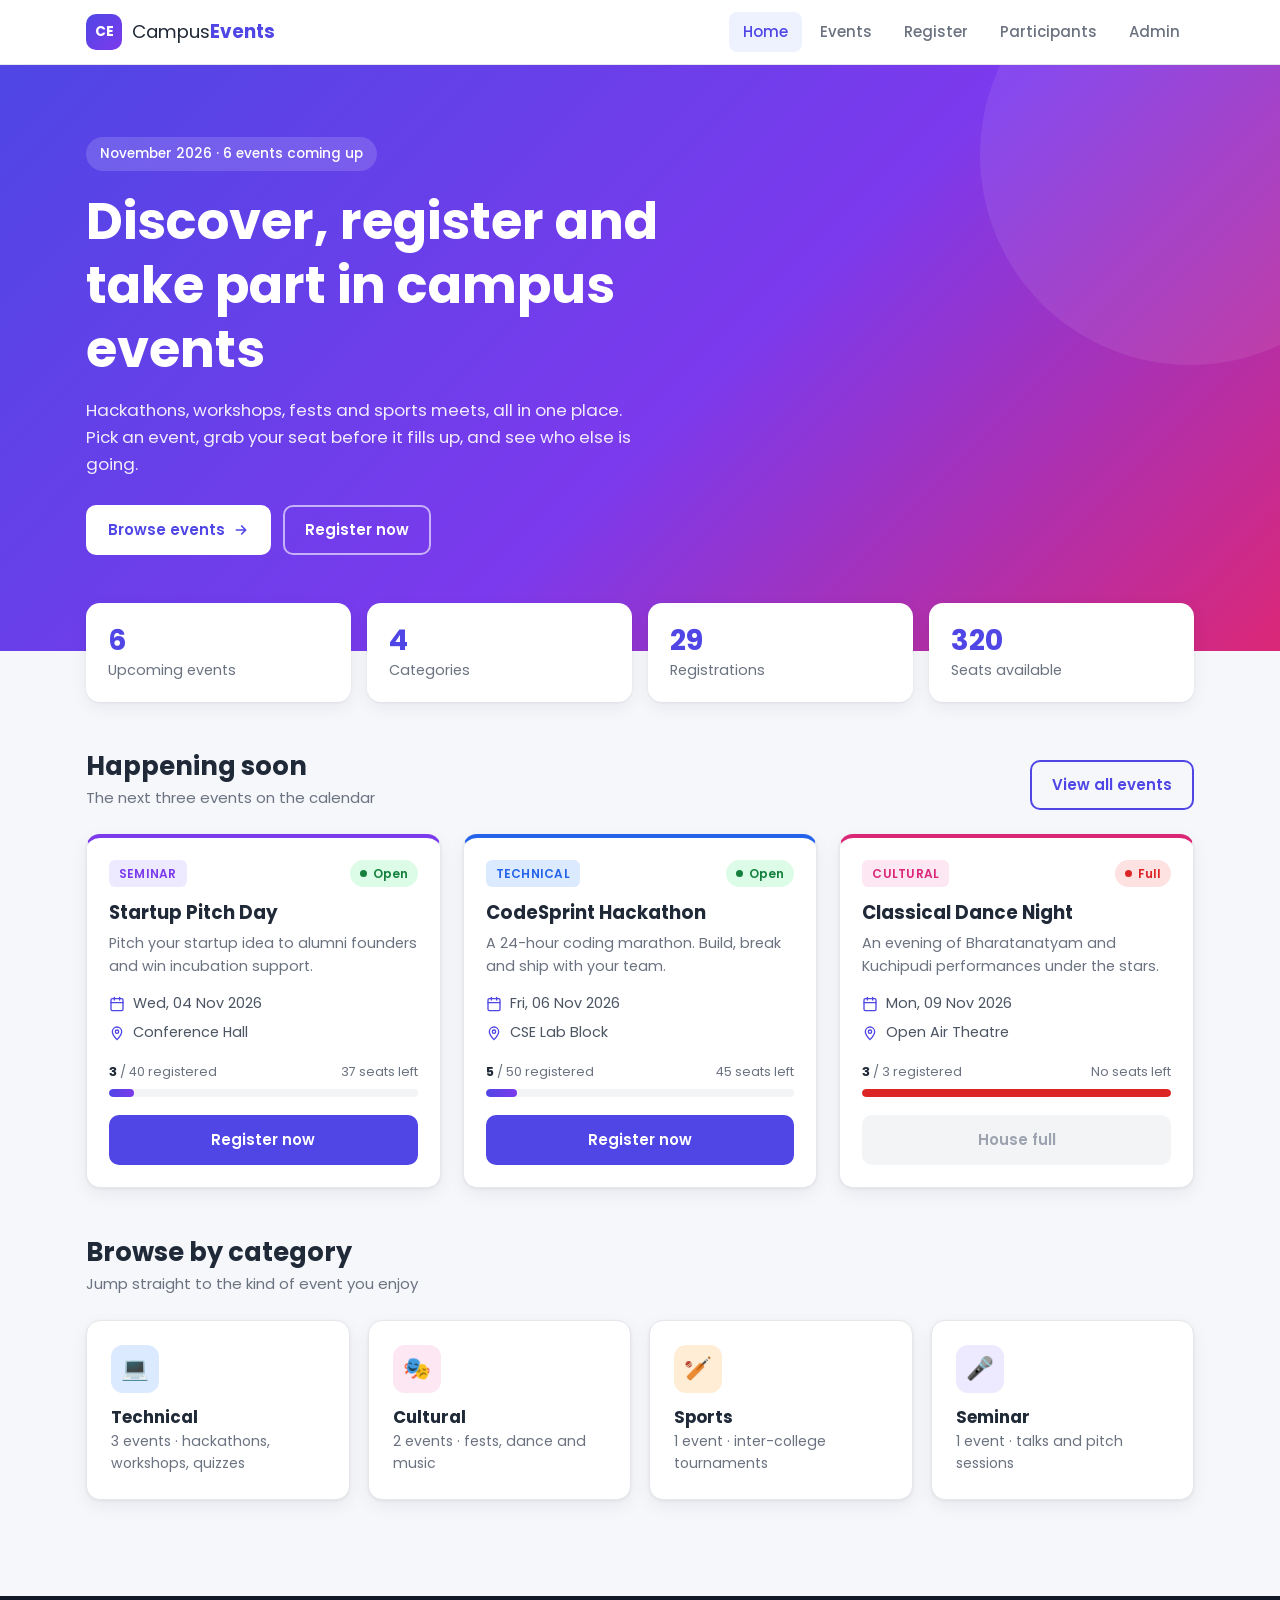
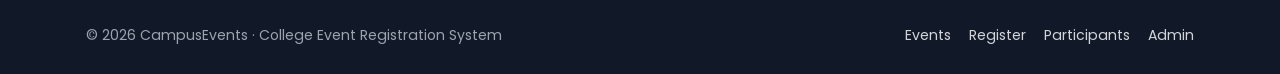
<file: frontend/index.html>
<!DOCTYPE html>
<html lang="en">
<head>
    <meta charset="UTF-8">
    <meta name="viewport" content="width=device-width, initial-scale=1.0">
    <title>CampusEvents | College Event Registration</title>
    <link rel="preconnect" href="https://fonts.googleapis.com">
    <link rel="preconnect" href="https://fonts.gstatic.com" crossorigin>
    <link href="https://fonts.googleapis.com/css2?family=Poppins:wght@400;500;600;700&display=swap" rel="stylesheet">
    <link rel="stylesheet" href="css/style.css">
</head>
<body>

    <!-- ===== Header ===== -->
    <header class="site-header">
        <div class="container nav">
            <a href="index.html" class="brand">
                <span class="brand-logo">CE</span>
                <span>Campus<strong>Events</strong></span>
            </a>
            <input type="checkbox" id="nav-toggle" class="nav-toggle">
            <label for="nav-toggle" class="nav-burger" aria-label="Toggle menu"><span></span></label>
            <nav class="nav-links">
                <a href="index.html" class="active">Home</a>
                <a href="events.html">Events</a>
                <a href="register.html">Register</a>
                <a href="participants.html">Participants</a>
                <a href="admin.html">Admin</a>
            </nav>
        </div>
    </header>

    <main>
        <!-- ===== Hero ===== -->
        <section class="hero">
            <div class="container">
                <span class="hero-eyebrow">November 2026 &middot; 6 events coming up</span>
                <h1>Discover, register and take part in campus events</h1>
                <p>Hackathons, workshops, fests and sports meets, all in one place. Pick an event, grab your seat before it fills up, and see who else is going.</p>
                <div class="hero-actions">
                    <a href="events.html" class="btn btn-light">Browse events <i class="icon icon-arrow"></i></a>
                    <a href="register.html" class="btn btn-ghost-light">Register now</a>
                </div>
            </div>
        </section>

        <!-- ===== Stats ===== -->
        <div class="container">
            <div class="stats">
                <div class="stat-card"><strong>6</strong><span>Upcoming events</span></div>
                <div class="stat-card"><strong>4</strong><span>Categories</span></div>
                <div class="stat-card"><strong>29</strong><span>Registrations</span></div>
                <div class="stat-card"><strong>320</strong><span>Seats available</span></div>
            </div>
        </div>

        <!-- ===== Happening soon ===== -->
        <section class="section">
            <div class="container">
                <div class="section-head">
                    <div>
                        <h2>Happening soon</h2>
                        <p>The next three events on the calendar</p>
                    </div>
                    <a href="events.html" class="btn btn-outline">View all events</a>
                </div>

                <div class="event-grid">
                    <article class="event-card cat-seminar">
                        <div class="event-card-top">
                            <span class="tag tag-seminar">Seminar</span>
                            <span class="badge badge-open">Open</span>
                        </div>
                        <h3>Startup Pitch Day</h3>
                        <p class="event-desc">Pitch your startup idea to alumni founders and win incubation support.</p>
                        <ul class="meta">
                            <li><i class="icon icon-calendar"></i> Wed, 04 Nov 2026</li>
                            <li><i class="icon icon-pin"></i> Conference Hall</li>
                        </ul>
                        <div class="seats">
                            <div class="seats-label"><span><strong>3</strong> / 40 registered</span><span>37 seats left</span></div>
                            <div class="progress"><span style="width: 8%"></span></div>
                        </div>
                        <a href="register.html" class="btn btn-block">Register now</a>
                    </article>

                    <article class="event-card cat-technical">
                        <div class="event-card-top">
                            <span class="tag tag-technical">Technical</span>
                            <span class="badge badge-open">Open</span>
                        </div>
                        <h3>CodeSprint Hackathon</h3>
                        <p class="event-desc">A 24-hour coding marathon. Build, break and ship with your team.</p>
                        <ul class="meta">
                            <li><i class="icon icon-calendar"></i> Fri, 06 Nov 2026</li>
                            <li><i class="icon icon-pin"></i> CSE Lab Block</li>
                        </ul>
                        <div class="seats">
                            <div class="seats-label"><span><strong>5</strong> / 50 registered</span><span>45 seats left</span></div>
                            <div class="progress"><span style="width: 10%"></span></div>
                        </div>
                        <a href="register.html" class="btn btn-block">Register now</a>
                    </article>

                    <article class="event-card cat-cultural">
                        <div class="event-card-top">
                            <span class="tag tag-cultural">Cultural</span>
                            <span class="badge badge-full">Full</span>
                        </div>
                        <h3>Classical Dance Night</h3>
                        <p class="event-desc">An evening of Bharatanatyam and Kuchipudi performances under the stars.</p>
                        <ul class="meta">
                            <li><i class="icon icon-calendar"></i> Mon, 09 Nov 2026</li>
                            <li><i class="icon icon-pin"></i> Open Air Theatre</li>
                        </ul>
                        <div class="seats">
                            <div class="seats-label"><span><strong>3</strong> / 3 registered</span><span>No seats left</span></div>
                            <div class="progress"><span class="full" style="width: 100%"></span></div>
                        </div>
                        <span class="btn btn-block btn-disabled">House full</span>
                    </article>
                </div>
            </div>
        </section>

        <!-- ===== Categories ===== -->
        <section class="section" style="padding-top: 0;">
            <div class="container">
                <div class="section-head">
                    <div>
                        <h2>Browse by category</h2>
                        <p>Jump straight to the kind of event you enjoy</p>
                    </div>
                </div>

                <div class="category-grid">
                    <a href="events.html#technical" class="category-tile technical">
                        <span class="cat-icon">💻</span>
                        <h3>Technical</h3>
                        <p>3 events &middot; hackathons, workshops, quizzes</p>
                    </a>
                    <a href="events.html#cultural" class="category-tile cultural">
                        <span class="cat-icon">🎭</span>
                        <h3>Cultural</h3>
                        <p>2 events &middot; fests, dance and music</p>
                    </a>
                    <a href="events.html#sports" class="category-tile sports">
                        <span class="cat-icon">🏏</span>
                        <h3>Sports</h3>
                        <p>1 event &middot; inter-college tournaments</p>
                    </a>
                    <a href="events.html#seminar" class="category-tile seminar">
                        <span class="cat-icon">🎤</span>
                        <h3>Seminar</h3>
                        <p>1 event &middot; talks and pitch sessions</p>
                    </a>
                </div>
            </div>
        </section>
    </main>

    <!-- ===== Footer ===== -->
    <footer class="site-footer">
        <div class="container footer-inner">
            <span>&copy; 2026 CampusEvents &middot; College Event Registration System</span>
            <nav class="footer-links">
                <a href="events.html">Events</a>
                <a href="register.html">Register</a>
                <a href="participants.html">Participants</a>
                <a href="admin.html">Admin</a>
            </nav>
        </div>
    </footer>

</body>
</html>
</file>
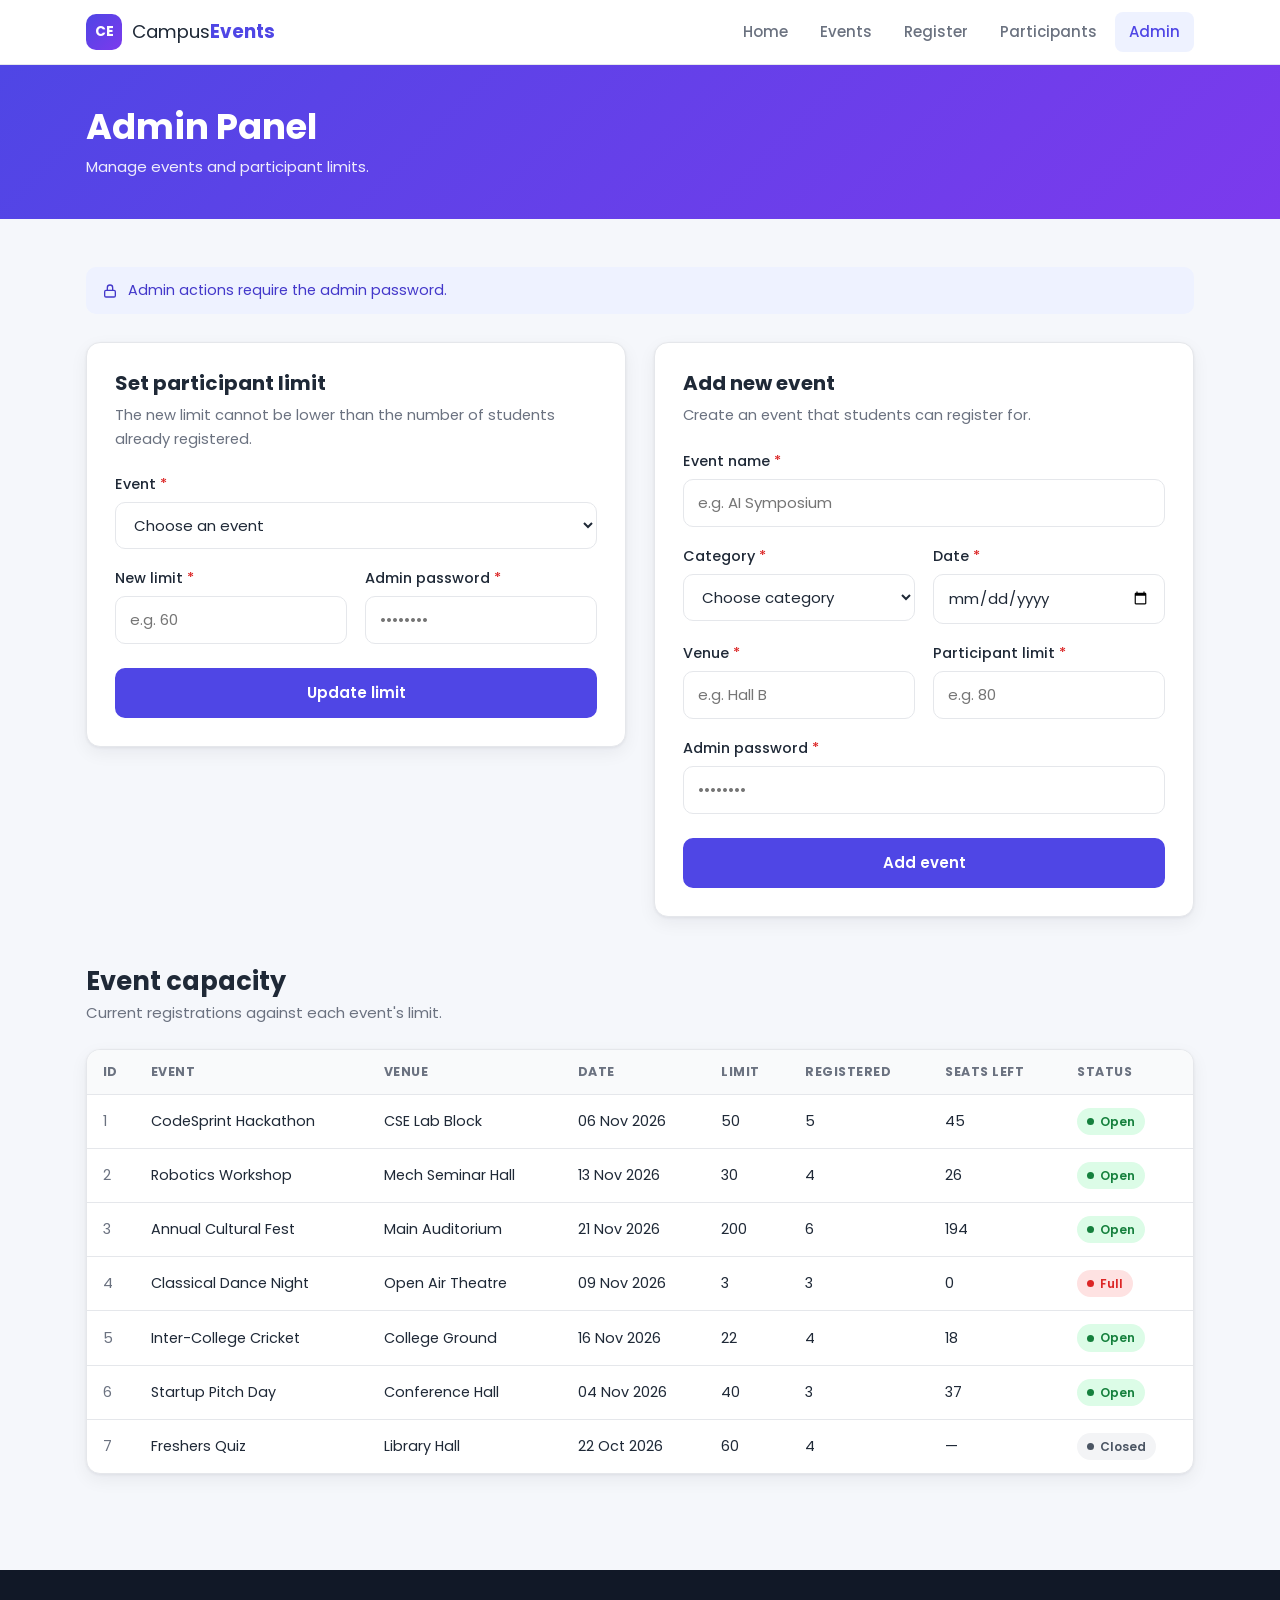
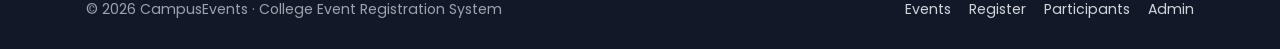
<file: frontend/admin.html>
<!DOCTYPE html>
<html lang="en">
<head>
    <meta charset="UTF-8">
    <meta name="viewport" content="width=device-width, initial-scale=1.0">
    <title>Admin Panel | CampusEvents</title>
    <link rel="preconnect" href="https://fonts.googleapis.com">
    <link rel="preconnect" href="https://fonts.gstatic.com" crossorigin>
    <link href="https://fonts.googleapis.com/css2?family=Poppins:wght@400;500;600;700&display=swap" rel="stylesheet">
    <link rel="stylesheet" href="css/style.css">
</head>
<body>

    <!-- ===== Header ===== -->
    <header class="site-header">
        <div class="container nav">
            <a href="index.html" class="brand">
                <span class="brand-logo">CE</span>
                <span>Campus<strong>Events</strong></span>
            </a>
            <input type="checkbox" id="nav-toggle" class="nav-toggle">
            <label for="nav-toggle" class="nav-burger" aria-label="Toggle menu"><span></span></label>
            <nav class="nav-links">
                <a href="index.html">Home</a>
                <a href="events.html">Events</a>
                <a href="register.html">Register</a>
                <a href="participants.html">Participants</a>
                <a href="admin.html" class="active">Admin</a>
            </nav>
        </div>
    </header>

    <main>
        <section class="page-banner">
            <div class="container">
                <h1>Admin Panel</h1>
                <p>Manage events and participant limits.</p>
            </div>
        </section>

        <section class="section">
            <div class="container">

                <!-- Success messages: shown with CSS :target after a form is submitted -->
                <div id="limit-updated" class="alert alert-success"><i class="icon icon-check"></i> Participant limit updated successfully.</div>
                <div id="event-added" class="alert alert-success"><i class="icon icon-check"></i> New event added successfully.</div>

                <div class="notice"><i class="icon icon-lock"></i> Admin actions require the admin password.</div>

                <div class="admin-grid">

                    <!-- ===== Set participant limit ===== -->
                    <form class="card" action="admin.html#limit-updated" method="get">
                        <h2>Set participant limit</h2>
                        <p class="card-subtitle">The new limit cannot be lower than the number of students already registered.</p>

                        <div class="form-grid">
                            <div class="field full">
                                <label for="limit-event">Event <span class="req">*</span></label>
                                <select id="limit-event" name="event" required>
                                    <option value="" selected disabled>Choose an event</option>
                                    <option value="1">CodeSprint Hackathon (5 registered, limit 50)</option>
                                    <option value="2">Robotics Workshop (4 registered, limit 30)</option>
                                    <option value="3">Annual Cultural Fest (6 registered, limit 200)</option>
                                    <option value="4">Classical Dance Night (3 registered, limit 3)</option>
                                    <option value="5">Inter-College Cricket (4 registered, limit 22)</option>
                                    <option value="6">Startup Pitch Day (3 registered, limit 40)</option>
                                </select>
                            </div>

                            <div class="field">
                                <label for="new-limit">New limit <span class="req">*</span></label>
                                <input type="number" id="new-limit" name="limit" min="1" max="1000" placeholder="e.g. 60" required>
                            </div>

                            <div class="field">
                                <label for="limit-pass">Admin password <span class="req">*</span></label>
                                <input type="password" id="limit-pass" name="password" placeholder="&bull;&bull;&bull;&bull;&bull;&bull;&bull;&bull;" required>
                            </div>
                        </div>

                        <div class="form-actions">
                            <button type="submit" class="btn btn-block">Update limit</button>
                        </div>
                    </form>

                    <!-- ===== Add new event ===== -->
                    <form class="card" action="admin.html#event-added" method="get">
                        <h2>Add new event</h2>
                        <p class="card-subtitle">Create an event that students can register for.</p>

                        <div class="form-grid">
                            <div class="field full">
                                <label for="ev-name">Event name <span class="req">*</span></label>
                                <input type="text" id="ev-name" name="name" placeholder="e.g. AI Symposium" required>
                            </div>

                            <div class="field">
                                <label for="ev-category">Category <span class="req">*</span></label>
                                <select id="ev-category" name="category" required>
                                    <option value="" selected disabled>Choose category</option>
                                    <option>Technical</option>
                                    <option>Cultural</option>
                                    <option>Sports</option>
                                    <option>Seminar</option>
                                </select>
                            </div>

                            <div class="field">
                                <label for="ev-date">Date <span class="req">*</span></label>
                                <input type="date" id="ev-date" name="date" min="2026-11-01" required>
                            </div>

                            <div class="field">
                                <label for="ev-venue">Venue <span class="req">*</span></label>
                                <input type="text" id="ev-venue" name="venue" placeholder="e.g. Hall B" required>
                            </div>

                            <div class="field">
                                <label for="ev-limit">Participant limit <span class="req">*</span></label>
                                <input type="number" id="ev-limit" name="limit" min="1" max="1000" placeholder="e.g. 80" required>
                            </div>

                            <div class="field full">
                                <label for="ev-pass">Admin password <span class="req">*</span></label>
                                <input type="password" id="ev-pass" name="password" placeholder="&bull;&bull;&bull;&bull;&bull;&bull;&bull;&bull;" required>
                            </div>
                        </div>

                        <div class="form-actions">
                            <button type="submit" class="btn btn-block">Add event</button>
                        </div>
                    </form>
                </div>

                <!-- ===== Event capacity overview ===== -->
                <div class="section-head" style="margin-top: 48px;">
                    <div>
                        <h2>Event capacity</h2>
                        <p>Current registrations against each event's limit.</p>
                    </div>
                </div>

                <div class="table-wrap">
                    <table>
                        <thead>
                            <tr>
                                <th>ID</th>
                                <th>Event</th>
                                <th>Venue</th>
                                <th>Date</th>
                                <th>Limit</th>
                                <th>Registered</th>
                                <th>Seats left</th>
                                <th>Status</th>
                            </tr>
                        </thead>
                        <tbody>
                            <tr><td class="num">1</td><td>CodeSprint Hackathon</td><td>CSE Lab Block</td><td>06 Nov 2026</td><td>50</td><td>5</td><td>45</td><td><span class="badge badge-open">Open</span></td></tr>
                            <tr><td class="num">2</td><td>Robotics Workshop</td><td>Mech Seminar Hall</td><td>13 Nov 2026</td><td>30</td><td>4</td><td>26</td><td><span class="badge badge-open">Open</span></td></tr>
                            <tr><td class="num">3</td><td>Annual Cultural Fest</td><td>Main Auditorium</td><td>21 Nov 2026</td><td>200</td><td>6</td><td>194</td><td><span class="badge badge-open">Open</span></td></tr>
                            <tr><td class="num">4</td><td>Classical Dance Night</td><td>Open Air Theatre</td><td>09 Nov 2026</td><td>3</td><td>3</td><td>0</td><td><span class="badge badge-full">Full</span></td></tr>
                            <tr><td class="num">5</td><td>Inter-College Cricket</td><td>College Ground</td><td>16 Nov 2026</td><td>22</td><td>4</td><td>18</td><td><span class="badge badge-open">Open</span></td></tr>
                            <tr><td class="num">6</td><td>Startup Pitch Day</td><td>Conference Hall</td><td>04 Nov 2026</td><td>40</td><td>3</td><td>37</td><td><span class="badge badge-open">Open</span></td></tr>
                            <tr><td class="num">7</td><td>Freshers Quiz</td><td>Library Hall</td><td>22 Oct 2026</td><td>60</td><td>4</td><td>&mdash;</td><td><span class="badge badge-closed">Closed</span></td></tr>
                        </tbody>
                    </table>
                </div>

            </div>
        </section>
    </main>

    <!-- ===== Footer ===== -->
    <footer class="site-footer">
        <div class="container footer-inner">
            <span>&copy; 2026 CampusEvents &middot; College Event Registration System</span>
            <nav class="footer-links">
                <a href="events.html">Events</a>
                <a href="register.html">Register</a>
                <a href="participants.html">Participants</a>
                <a href="admin.html">Admin</a>
            </nav>
        </div>
    </footer>

</body>
</html>
</file>
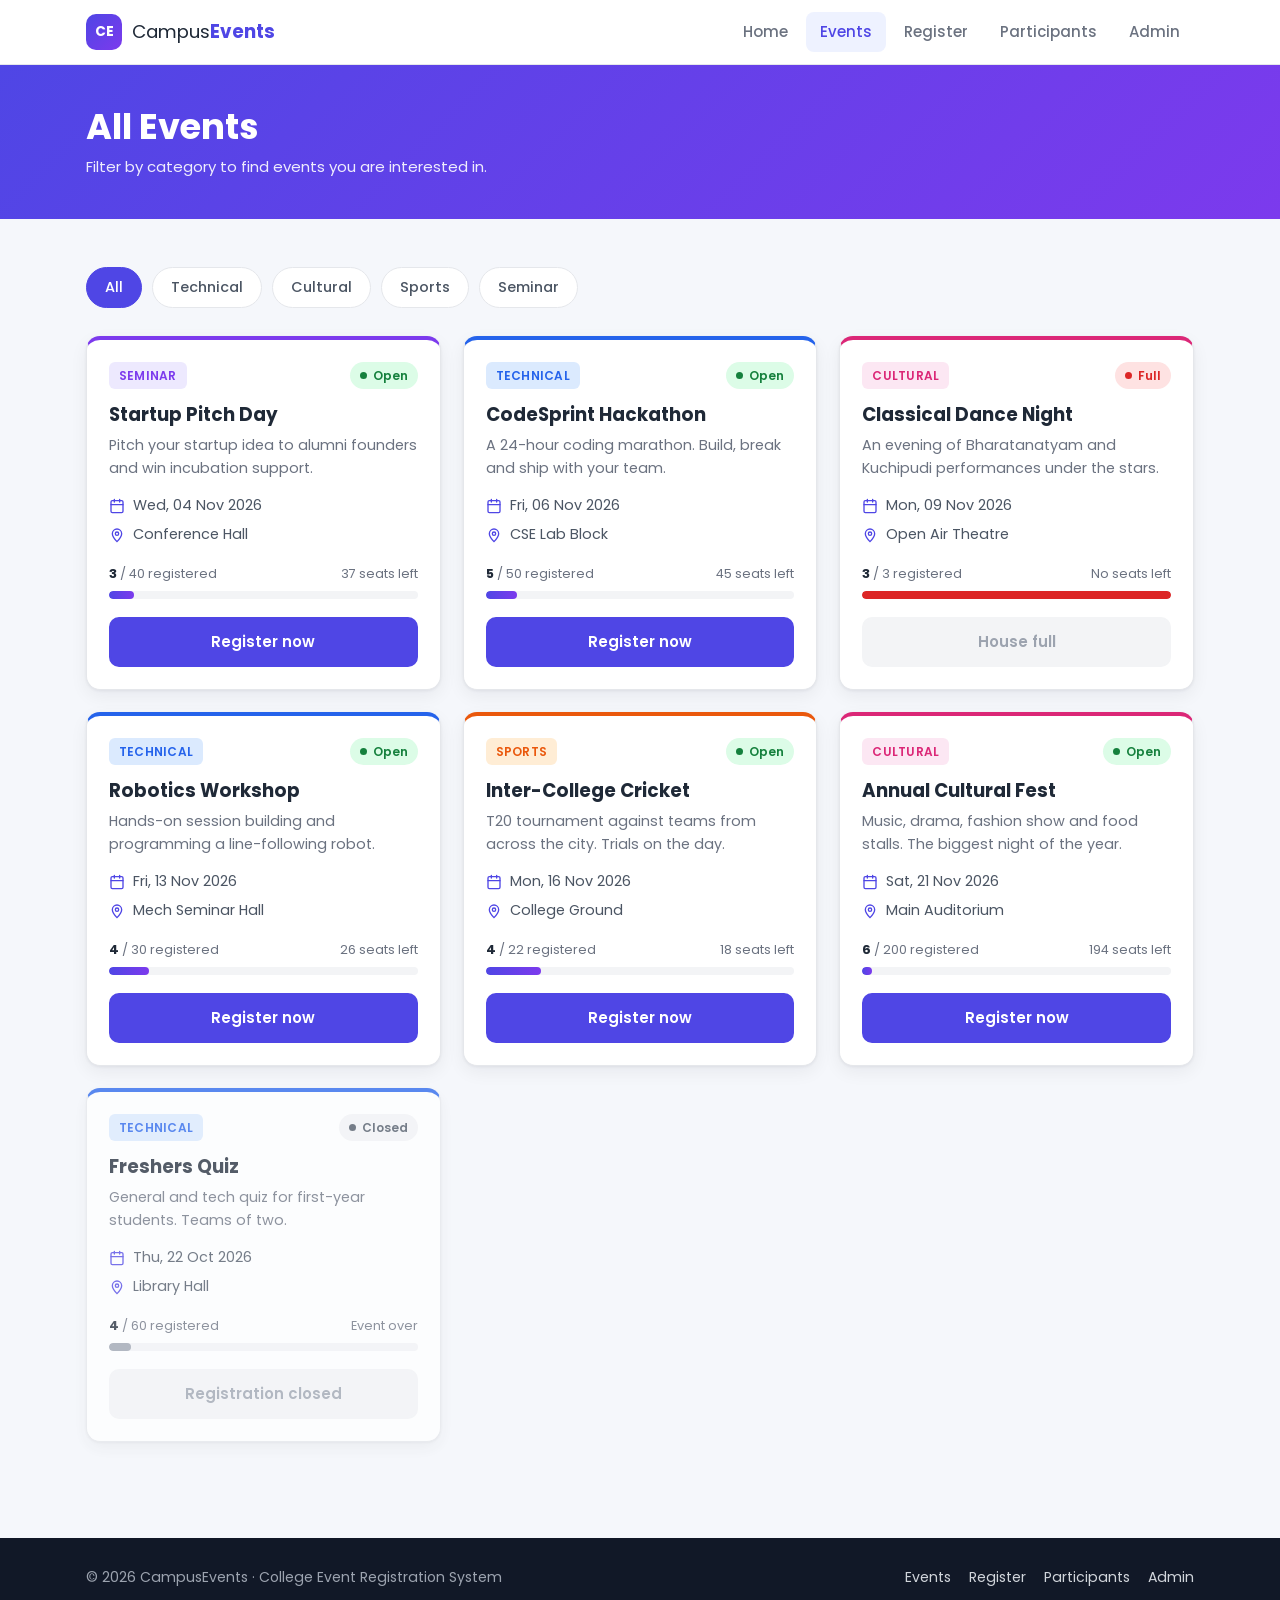
<file: frontend/events.html>
<!DOCTYPE html>
<html lang="en">
<head>
    <meta charset="UTF-8">
    <meta name="viewport" content="width=device-width, initial-scale=1.0">
    <title>All Events | CampusEvents</title>
    <link rel="preconnect" href="https://fonts.googleapis.com">
    <link rel="preconnect" href="https://fonts.gstatic.com" crossorigin>
    <link href="https://fonts.googleapis.com/css2?family=Poppins:wght@400;500;600;700&display=swap" rel="stylesheet">
    <link rel="stylesheet" href="css/style.css">
</head>
<body>

    <!-- ===== Header ===== -->
    <header class="site-header">
        <div class="container nav">
            <a href="index.html" class="brand">
                <span class="brand-logo">CE</span>
                <span>Campus<strong>Events</strong></span>
            </a>
            <input type="checkbox" id="nav-toggle" class="nav-toggle">
            <label for="nav-toggle" class="nav-burger" aria-label="Toggle menu"><span></span></label>
            <nav class="nav-links">
                <a href="index.html">Home</a>
                <a href="events.html" class="active">Events</a>
                <a href="register.html">Register</a>
                <a href="participants.html">Participants</a>
                <a href="admin.html">Admin</a>
            </nav>
        </div>
    </header>

    <main>
        <section class="page-banner">
            <div class="container">
                <h1>All Events</h1>
                <p>Filter by category to find events you are interested in.</p>
            </div>
        </section>

        <section class="section">
            <div class="container">

                <!--
                    Category filter (pure CSS):
                    clicking a chip changes the URL to #technical, #cultural, ...
                    The matching span becomes :target and CSS hides the other cards.
                -->
                <span id="technical" class="filter-target"></span>
                <span id="cultural" class="filter-target"></span>
                <span id="sports" class="filter-target"></span>
                <span id="seminar" class="filter-target"></span>

                <div class="filter-bar">
                    <a href="#all" class="chip-all">All</a>
                    <a href="#technical">Technical</a>
                    <a href="#cultural">Cultural</a>
                    <a href="#sports">Sports</a>
                    <a href="#seminar">Seminar</a>
                </div>

                <div class="event-grid">

                    <!-- 1. Startup Pitch Day -->
                    <article class="event-card cat-seminar">
                        <div class="event-card-top">
                            <span class="tag tag-seminar">Seminar</span>
                            <span class="badge badge-open">Open</span>
                        </div>
                        <h3>Startup Pitch Day</h3>
                        <p class="event-desc">Pitch your startup idea to alumni founders and win incubation support.</p>
                        <ul class="meta">
                            <li><i class="icon icon-calendar"></i> Wed, 04 Nov 2026</li>
                            <li><i class="icon icon-pin"></i> Conference Hall</li>
                        </ul>
                        <div class="seats">
                            <div class="seats-label"><span><strong>3</strong> / 40 registered</span><span>37 seats left</span></div>
                            <div class="progress"><span style="width: 8%"></span></div>
                        </div>
                        <a href="register.html" class="btn btn-block">Register now</a>
                    </article>

                    <!-- 2. CodeSprint Hackathon -->
                    <article class="event-card cat-technical">
                        <div class="event-card-top">
                            <span class="tag tag-technical">Technical</span>
                            <span class="badge badge-open">Open</span>
                        </div>
                        <h3>CodeSprint Hackathon</h3>
                        <p class="event-desc">A 24-hour coding marathon. Build, break and ship with your team.</p>
                        <ul class="meta">
                            <li><i class="icon icon-calendar"></i> Fri, 06 Nov 2026</li>
                            <li><i class="icon icon-pin"></i> CSE Lab Block</li>
                        </ul>
                        <div class="seats">
                            <div class="seats-label"><span><strong>5</strong> / 50 registered</span><span>45 seats left</span></div>
                            <div class="progress"><span style="width: 10%"></span></div>
                        </div>
                        <a href="register.html" class="btn btn-block">Register now</a>
                    </article>

                    <!-- 3. Classical Dance Night (FULL) -->
                    <article class="event-card cat-cultural">
                        <div class="event-card-top">
                            <span class="tag tag-cultural">Cultural</span>
                            <span class="badge badge-full">Full</span>
                        </div>
                        <h3>Classical Dance Night</h3>
                        <p class="event-desc">An evening of Bharatanatyam and Kuchipudi performances under the stars.</p>
                        <ul class="meta">
                            <li><i class="icon icon-calendar"></i> Mon, 09 Nov 2026</li>
                            <li><i class="icon icon-pin"></i> Open Air Theatre</li>
                        </ul>
                        <div class="seats">
                            <div class="seats-label"><span><strong>3</strong> / 3 registered</span><span>No seats left</span></div>
                            <div class="progress"><span class="full" style="width: 100%"></span></div>
                        </div>
                        <span class="btn btn-block btn-disabled">House full</span>
                    </article>

                    <!-- 4. Robotics Workshop -->
                    <article class="event-card cat-technical">
                        <div class="event-card-top">
                            <span class="tag tag-technical">Technical</span>
                            <span class="badge badge-open">Open</span>
                        </div>
                        <h3>Robotics Workshop</h3>
                        <p class="event-desc">Hands-on session building and programming a line-following robot.</p>
                        <ul class="meta">
                            <li><i class="icon icon-calendar"></i> Fri, 13 Nov 2026</li>
                            <li><i class="icon icon-pin"></i> Mech Seminar Hall</li>
                        </ul>
                        <div class="seats">
                            <div class="seats-label"><span><strong>4</strong> / 30 registered</span><span>26 seats left</span></div>
                            <div class="progress"><span style="width: 13%"></span></div>
                        </div>
                        <a href="register.html" class="btn btn-block">Register now</a>
                    </article>

                    <!-- 5. Inter-College Cricket -->
                    <article class="event-card cat-sports">
                        <div class="event-card-top">
                            <span class="tag tag-sports">Sports</span>
                            <span class="badge badge-open">Open</span>
                        </div>
                        <h3>Inter-College Cricket</h3>
                        <p class="event-desc">T20 tournament against teams from across the city. Trials on the day.</p>
                        <ul class="meta">
                            <li><i class="icon icon-calendar"></i> Mon, 16 Nov 2026</li>
                            <li><i class="icon icon-pin"></i> College Ground</li>
                        </ul>
                        <div class="seats">
                            <div class="seats-label"><span><strong>4</strong> / 22 registered</span><span>18 seats left</span></div>
                            <div class="progress"><span style="width: 18%"></span></div>
                        </div>
                        <a href="register.html" class="btn btn-block">Register now</a>
                    </article>

                    <!-- 6. Annual Cultural Fest -->
                    <article class="event-card cat-cultural">
                        <div class="event-card-top">
                            <span class="tag tag-cultural">Cultural</span>
                            <span class="badge badge-open">Open</span>
                        </div>
                        <h3>Annual Cultural Fest</h3>
                        <p class="event-desc">Music, drama, fashion show and food stalls. The biggest night of the year.</p>
                        <ul class="meta">
                            <li><i class="icon icon-calendar"></i> Sat, 21 Nov 2026</li>
                            <li><i class="icon icon-pin"></i> Main Auditorium</li>
                        </ul>
                        <div class="seats">
                            <div class="seats-label"><span><strong>6</strong> / 200 registered</span><span>194 seats left</span></div>
                            <div class="progress"><span style="width: 3%"></span></div>
                        </div>
                        <a href="register.html" class="btn btn-block">Register now</a>
                    </article>

                    <!-- 7. Freshers Quiz (CLOSED - date has passed) -->
                    <article class="event-card cat-technical is-closed">
                        <div class="event-card-top">
                            <span class="tag tag-technical">Technical</span>
                            <span class="badge badge-closed">Closed</span>
                        </div>
                        <h3>Freshers Quiz</h3>
                        <p class="event-desc">General and tech quiz for first-year students. Teams of two.</p>
                        <ul class="meta">
                            <li><i class="icon icon-calendar"></i> Thu, 22 Oct 2026</li>
                            <li><i class="icon icon-pin"></i> Library Hall</li>
                        </ul>
                        <div class="seats">
                            <div class="seats-label"><span><strong>4</strong> / 60 registered</span><span>Event over</span></div>
                            <div class="progress"><span class="closed" style="width: 7%"></span></div>
                        </div>
                        <span class="btn btn-block btn-disabled">Registration closed</span>
                    </article>

                </div>
            </div>
        </section>
    </main>

    <!-- ===== Footer ===== -->
    <footer class="site-footer">
        <div class="container footer-inner">
            <span>&copy; 2026 CampusEvents &middot; College Event Registration System</span>
            <nav class="footer-links">
                <a href="events.html">Events</a>
                <a href="register.html">Register</a>
                <a href="participants.html">Participants</a>
                <a href="admin.html">Admin</a>
            </nav>
        </div>
    </footer>

</body>
</html>
</file>
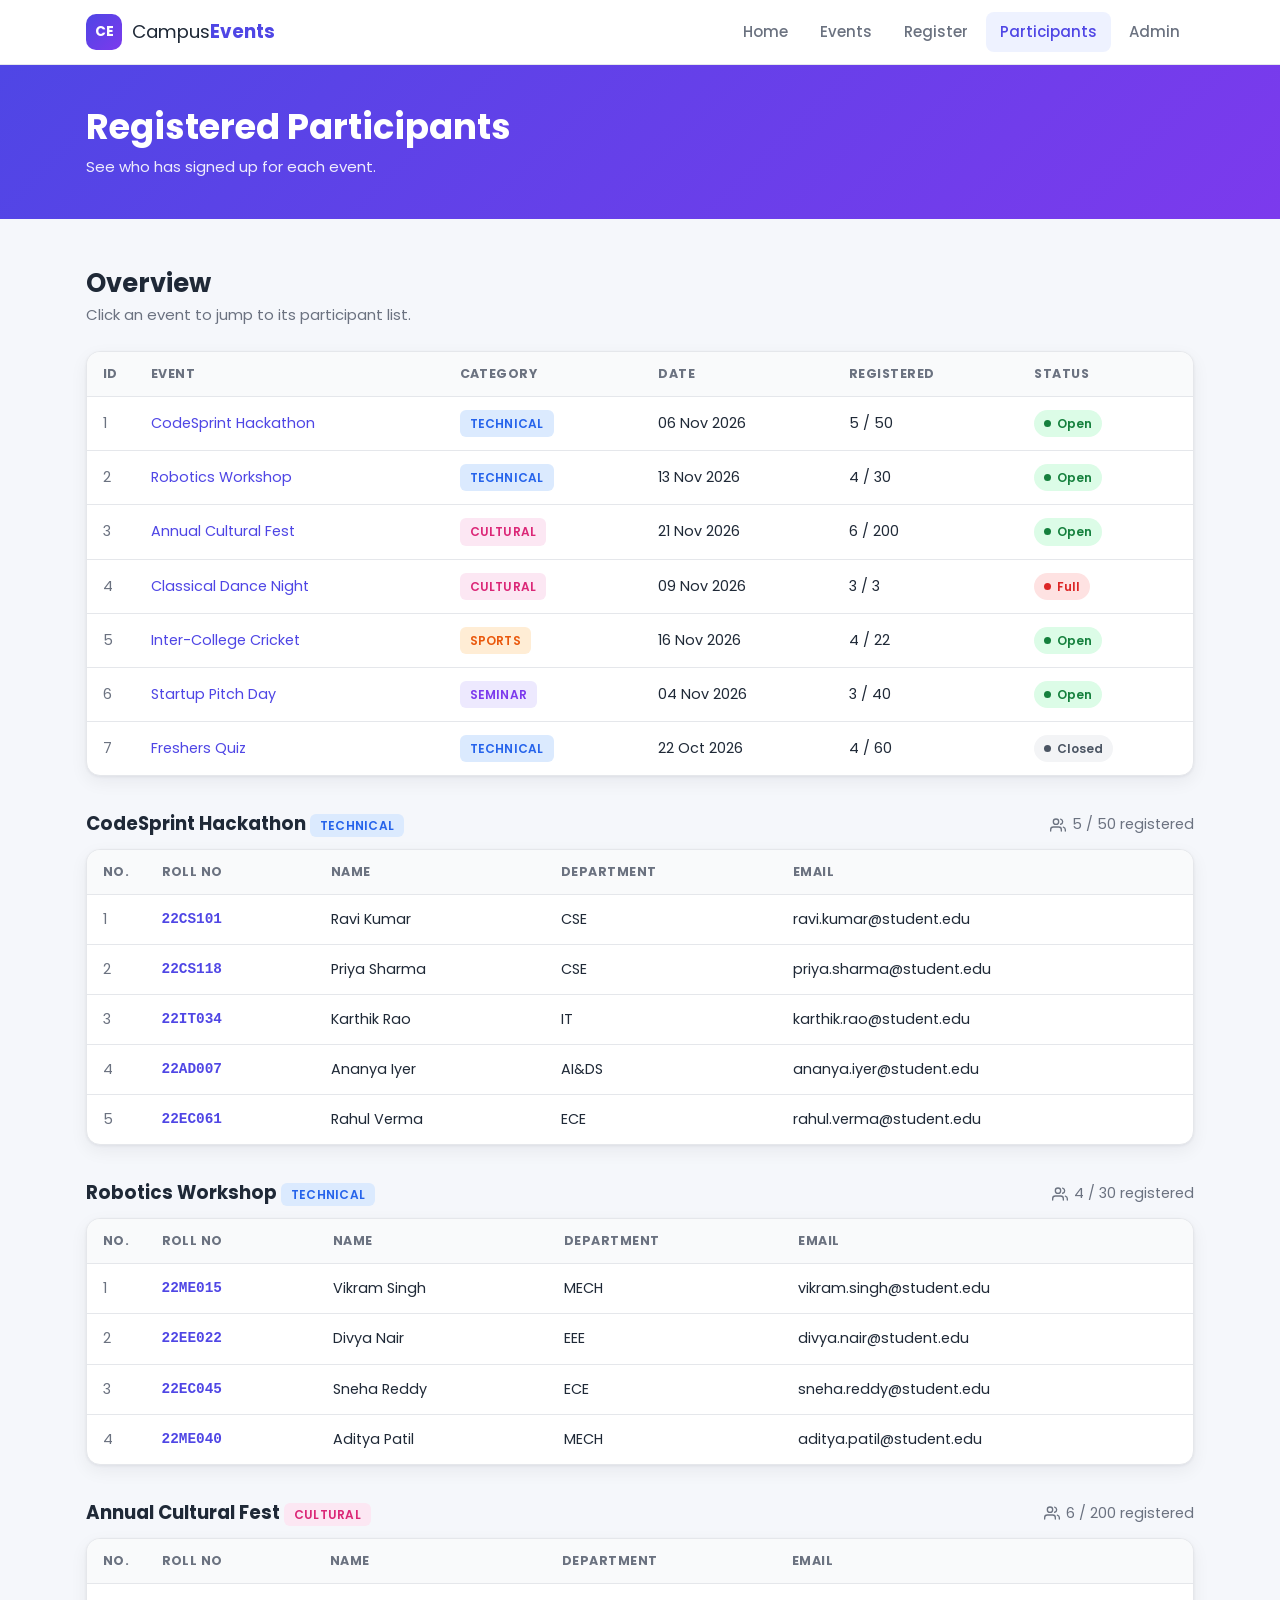
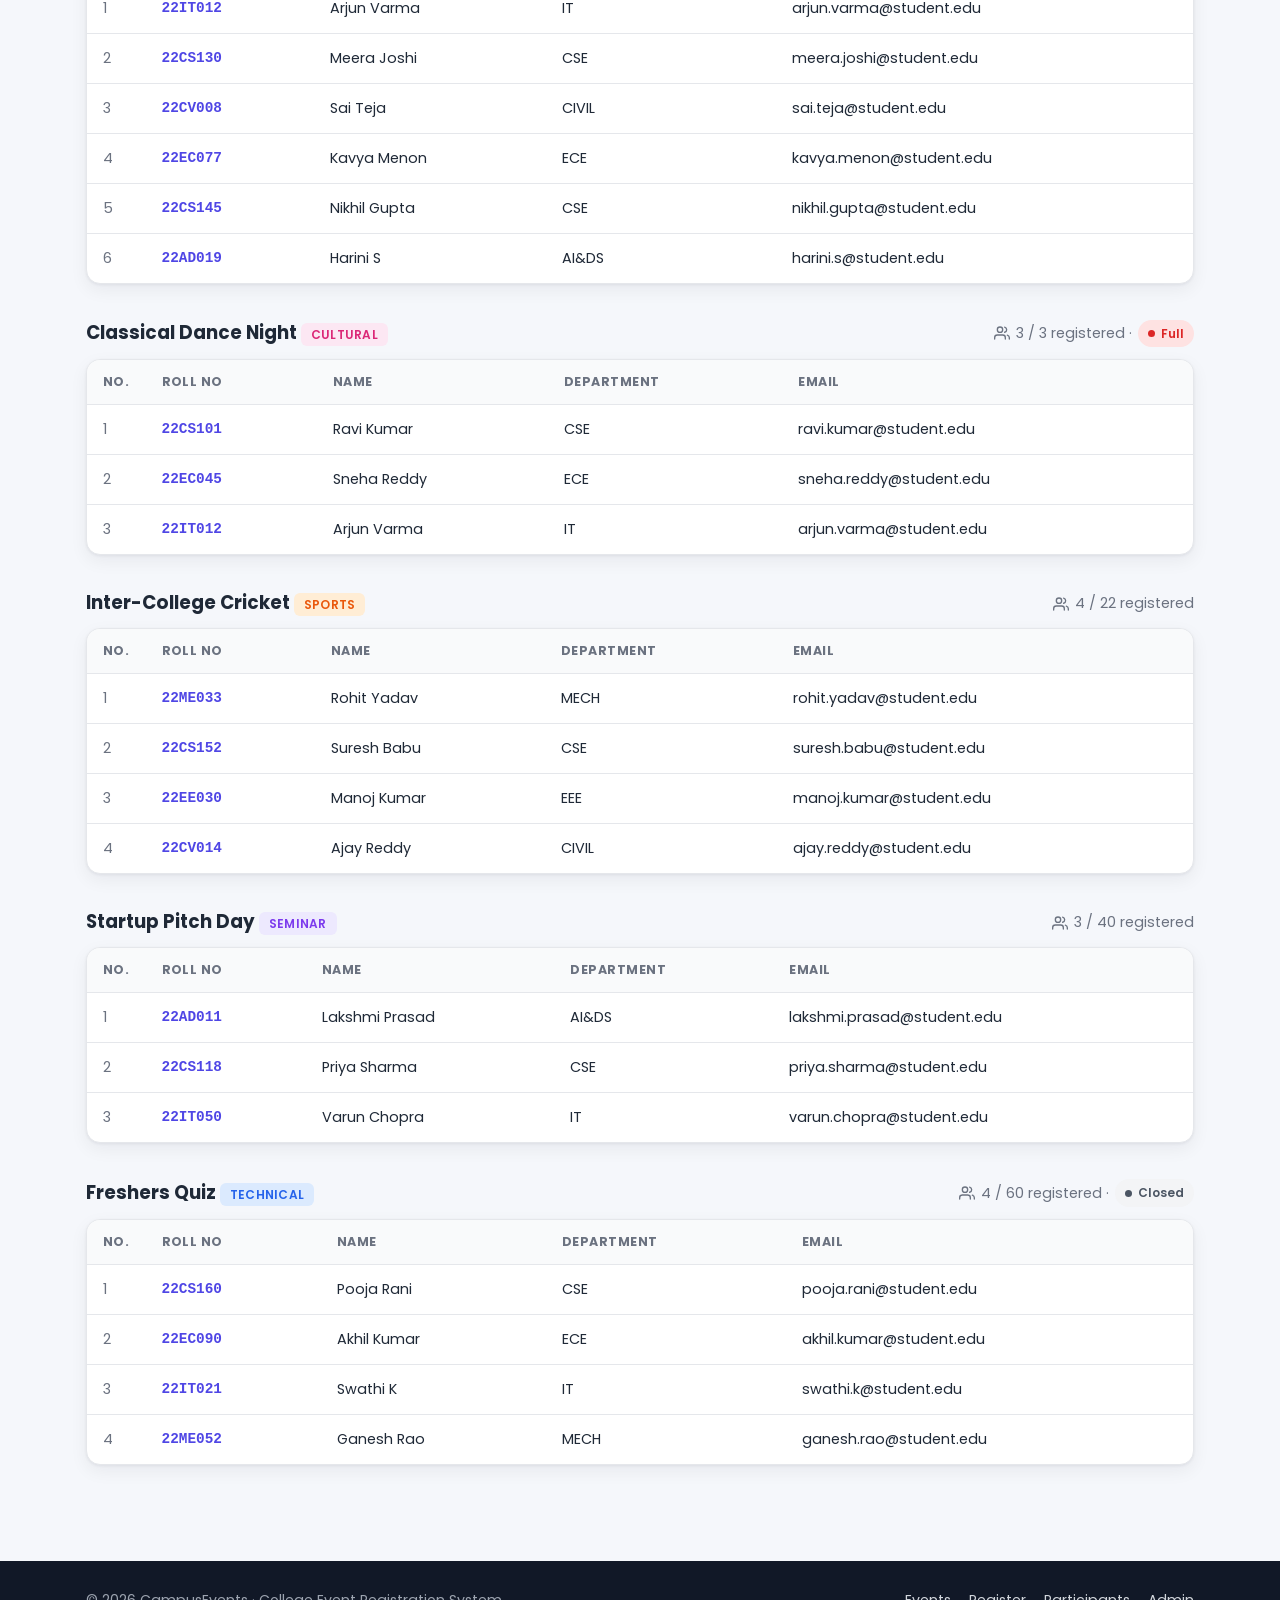
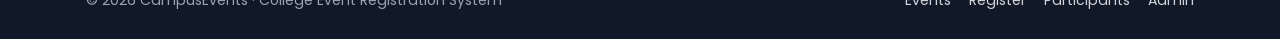
<file: frontend/participants.html>
<!DOCTYPE html>
<html lang="en">
<head>
    <meta charset="UTF-8">
    <meta name="viewport" content="width=device-width, initial-scale=1.0">
    <title>Participants | CampusEvents</title>
    <link rel="preconnect" href="https://fonts.googleapis.com">
    <link rel="preconnect" href="https://fonts.gstatic.com" crossorigin>
    <link href="https://fonts.googleapis.com/css2?family=Poppins:wght@400;500;600;700&display=swap" rel="stylesheet">
    <link rel="stylesheet" href="css/style.css">
</head>
<body>

    <!-- ===== Header ===== -->
    <header class="site-header">
        <div class="container nav">
            <a href="index.html" class="brand">
                <span class="brand-logo">CE</span>
                <span>Campus<strong>Events</strong></span>
            </a>
            <input type="checkbox" id="nav-toggle" class="nav-toggle">
            <label for="nav-toggle" class="nav-burger" aria-label="Toggle menu"><span></span></label>
            <nav class="nav-links">
                <a href="index.html">Home</a>
                <a href="events.html">Events</a>
                <a href="register.html">Register</a>
                <a href="participants.html" class="active">Participants</a>
                <a href="admin.html">Admin</a>
            </nav>
        </div>
    </header>

    <main>
        <section class="page-banner">
            <div class="container">
                <h1>Registered Participants</h1>
                <p>See who has signed up for each event.</p>
            </div>
        </section>

        <section class="section">
            <div class="container">

                <!-- ===== Summary ===== -->
                <div class="section-head">
                    <div>
                        <h2>Overview</h2>
                        <p>Click an event to jump to its participant list.</p>
                    </div>
                </div>

                <div class="table-wrap">
                    <table>
                        <thead>
                            <tr>
                                <th>ID</th>
                                <th>Event</th>
                                <th>Category</th>
                                <th>Date</th>
                                <th>Registered</th>
                                <th>Status</th>
                            </tr>
                        </thead>
                        <tbody>
                            <tr>
                                <td class="num">1</td>
                                <td><a href="#event-1">CodeSprint Hackathon</a></td>
                                <td><span class="tag tag-technical">Technical</span></td>
                                <td>06 Nov 2026</td>
                                <td>5 / 50</td>
                                <td><span class="badge badge-open">Open</span></td>
                            </tr>
                            <tr>
                                <td class="num">2</td>
                                <td><a href="#event-2">Robotics Workshop</a></td>
                                <td><span class="tag tag-technical">Technical</span></td>
                                <td>13 Nov 2026</td>
                                <td>4 / 30</td>
                                <td><span class="badge badge-open">Open</span></td>
                            </tr>
                            <tr>
                                <td class="num">3</td>
                                <td><a href="#event-3">Annual Cultural Fest</a></td>
                                <td><span class="tag tag-cultural">Cultural</span></td>
                                <td>21 Nov 2026</td>
                                <td>6 / 200</td>
                                <td><span class="badge badge-open">Open</span></td>
                            </tr>
                            <tr>
                                <td class="num">4</td>
                                <td><a href="#event-4">Classical Dance Night</a></td>
                                <td><span class="tag tag-cultural">Cultural</span></td>
                                <td>09 Nov 2026</td>
                                <td>3 / 3</td>
                                <td><span class="badge badge-full">Full</span></td>
                            </tr>
                            <tr>
                                <td class="num">5</td>
                                <td><a href="#event-5">Inter-College Cricket</a></td>
                                <td><span class="tag tag-sports">Sports</span></td>
                                <td>16 Nov 2026</td>
                                <td>4 / 22</td>
                                <td><span class="badge badge-open">Open</span></td>
                            </tr>
                            <tr>
                                <td class="num">6</td>
                                <td><a href="#event-6">Startup Pitch Day</a></td>
                                <td><span class="tag tag-seminar">Seminar</span></td>
                                <td>04 Nov 2026</td>
                                <td>3 / 40</td>
                                <td><span class="badge badge-open">Open</span></td>
                            </tr>
                            <tr>
                                <td class="num">7</td>
                                <td><a href="#event-7">Freshers Quiz</a></td>
                                <td><span class="tag tag-technical">Technical</span></td>
                                <td>22 Oct 2026</td>
                                <td>4 / 60</td>
                                <td><span class="badge badge-closed">Closed</span></td>
                            </tr>
                        </tbody>
                    </table>
                </div>

                <!-- ===== 1. CodeSprint Hackathon ===== -->
                <div class="participant-block" id="event-1">
                    <div class="participant-head">
                        <h3>CodeSprint Hackathon <span class="tag tag-technical">Technical</span></h3>
                        <span class="count"><i class="icon icon-users"></i> 5 / 50 registered</span>
                    </div>
                    <div class="table-wrap">
                        <table>
                            <thead>
                                <tr><th>No.</th><th>Roll No</th><th>Name</th><th>Department</th><th>Email</th></tr>
                            </thead>
                            <tbody>
                                <tr><td class="num">1</td><td class="roll">22CS101</td><td>Ravi Kumar</td><td>CSE</td><td>ravi.kumar@student.edu</td></tr>
                                <tr><td class="num">2</td><td class="roll">22CS118</td><td>Priya Sharma</td><td>CSE</td><td>priya.sharma@student.edu</td></tr>
                                <tr><td class="num">3</td><td class="roll">22IT034</td><td>Karthik Rao</td><td>IT</td><td>karthik.rao@student.edu</td></tr>
                                <tr><td class="num">4</td><td class="roll">22AD007</td><td>Ananya Iyer</td><td>AI&amp;DS</td><td>ananya.iyer@student.edu</td></tr>
                                <tr><td class="num">5</td><td class="roll">22EC061</td><td>Rahul Verma</td><td>ECE</td><td>rahul.verma@student.edu</td></tr>
                            </tbody>
                        </table>
                    </div>
                </div>

                <!-- ===== 2. Robotics Workshop ===== -->
                <div class="participant-block" id="event-2">
                    <div class="participant-head">
                        <h3>Robotics Workshop <span class="tag tag-technical">Technical</span></h3>
                        <span class="count"><i class="icon icon-users"></i> 4 / 30 registered</span>
                    </div>
                    <div class="table-wrap">
                        <table>
                            <thead>
                                <tr><th>No.</th><th>Roll No</th><th>Name</th><th>Department</th><th>Email</th></tr>
                            </thead>
                            <tbody>
                                <tr><td class="num">1</td><td class="roll">22ME015</td><td>Vikram Singh</td><td>MECH</td><td>vikram.singh@student.edu</td></tr>
                                <tr><td class="num">2</td><td class="roll">22EE022</td><td>Divya Nair</td><td>EEE</td><td>divya.nair@student.edu</td></tr>
                                <tr><td class="num">3</td><td class="roll">22EC045</td><td>Sneha Reddy</td><td>ECE</td><td>sneha.reddy@student.edu</td></tr>
                                <tr><td class="num">4</td><td class="roll">22ME040</td><td>Aditya Patil</td><td>MECH</td><td>aditya.patil@student.edu</td></tr>
                            </tbody>
                        </table>
                    </div>
                </div>

                <!-- ===== 3. Annual Cultural Fest ===== -->
                <div class="participant-block" id="event-3">
                    <div class="participant-head">
                        <h3>Annual Cultural Fest <span class="tag tag-cultural">Cultural</span></h3>
                        <span class="count"><i class="icon icon-users"></i> 6 / 200 registered</span>
                    </div>
                    <div class="table-wrap">
                        <table>
                            <thead>
                                <tr><th>No.</th><th>Roll No</th><th>Name</th><th>Department</th><th>Email</th></tr>
                            </thead>
                            <tbody>
                                <tr><td class="num">1</td><td class="roll">22IT012</td><td>Arjun Varma</td><td>IT</td><td>arjun.varma@student.edu</td></tr>
                                <tr><td class="num">2</td><td class="roll">22CS130</td><td>Meera Joshi</td><td>CSE</td><td>meera.joshi@student.edu</td></tr>
                                <tr><td class="num">3</td><td class="roll">22CV008</td><td>Sai Teja</td><td>CIVIL</td><td>sai.teja@student.edu</td></tr>
                                <tr><td class="num">4</td><td class="roll">22EC077</td><td>Kavya Menon</td><td>ECE</td><td>kavya.menon@student.edu</td></tr>
                                <tr><td class="num">5</td><td class="roll">22CS145</td><td>Nikhil Gupta</td><td>CSE</td><td>nikhil.gupta@student.edu</td></tr>
                                <tr><td class="num">6</td><td class="roll">22AD019</td><td>Harini S</td><td>AI&amp;DS</td><td>harini.s@student.edu</td></tr>
                            </tbody>
                        </table>
                    </div>
                </div>

                <!-- ===== 4. Classical Dance Night ===== -->
                <div class="participant-block" id="event-4">
                    <div class="participant-head">
                        <h3>Classical Dance Night <span class="tag tag-cultural">Cultural</span></h3>
                        <span class="count"><i class="icon icon-users"></i> 3 / 3 registered &middot; <span class="badge badge-full">Full</span></span>
                    </div>
                    <div class="table-wrap">
                        <table>
                            <thead>
                                <tr><th>No.</th><th>Roll No</th><th>Name</th><th>Department</th><th>Email</th></tr>
                            </thead>
                            <tbody>
                                <tr><td class="num">1</td><td class="roll">22CS101</td><td>Ravi Kumar</td><td>CSE</td><td>ravi.kumar@student.edu</td></tr>
                                <tr><td class="num">2</td><td class="roll">22EC045</td><td>Sneha Reddy</td><td>ECE</td><td>sneha.reddy@student.edu</td></tr>
                                <tr><td class="num">3</td><td class="roll">22IT012</td><td>Arjun Varma</td><td>IT</td><td>arjun.varma@student.edu</td></tr>
                            </tbody>
                        </table>
                    </div>
                </div>

                <!-- ===== 5. Inter-College Cricket ===== -->
                <div class="participant-block" id="event-5">
                    <div class="participant-head">
                        <h3>Inter-College Cricket <span class="tag tag-sports">Sports</span></h3>
                        <span class="count"><i class="icon icon-users"></i> 4 / 22 registered</span>
                    </div>
                    <div class="table-wrap">
                        <table>
                            <thead>
                                <tr><th>No.</th><th>Roll No</th><th>Name</th><th>Department</th><th>Email</th></tr>
                            </thead>
                            <tbody>
                                <tr><td class="num">1</td><td class="roll">22ME033</td><td>Rohit Yadav</td><td>MECH</td><td>rohit.yadav@student.edu</td></tr>
                                <tr><td class="num">2</td><td class="roll">22CS152</td><td>Suresh Babu</td><td>CSE</td><td>suresh.babu@student.edu</td></tr>
                                <tr><td class="num">3</td><td class="roll">22EE030</td><td>Manoj Kumar</td><td>EEE</td><td>manoj.kumar@student.edu</td></tr>
                                <tr><td class="num">4</td><td class="roll">22CV014</td><td>Ajay Reddy</td><td>CIVIL</td><td>ajay.reddy@student.edu</td></tr>
                            </tbody>
                        </table>
                    </div>
                </div>

                <!-- ===== 6. Startup Pitch Day ===== -->
                <div class="participant-block" id="event-6">
                    <div class="participant-head">
                        <h3>Startup Pitch Day <span class="tag tag-seminar">Seminar</span></h3>
                        <span class="count"><i class="icon icon-users"></i> 3 / 40 registered</span>
                    </div>
                    <div class="table-wrap">
                        <table>
                            <thead>
                                <tr><th>No.</th><th>Roll No</th><th>Name</th><th>Department</th><th>Email</th></tr>
                            </thead>
                            <tbody>
                                <tr><td class="num">1</td><td class="roll">22AD011</td><td>Lakshmi Prasad</td><td>AI&amp;DS</td><td>lakshmi.prasad@student.edu</td></tr>
                                <tr><td class="num">2</td><td class="roll">22CS118</td><td>Priya Sharma</td><td>CSE</td><td>priya.sharma@student.edu</td></tr>
                                <tr><td class="num">3</td><td class="roll">22IT050</td><td>Varun Chopra</td><td>IT</td><td>varun.chopra@student.edu</td></tr>
                            </tbody>
                        </table>
                    </div>
                </div>

                <!-- ===== 7. Freshers Quiz ===== -->
                <div class="participant-block" id="event-7">
                    <div class="participant-head">
                        <h3>Freshers Quiz <span class="tag tag-technical">Technical</span></h3>
                        <span class="count"><i class="icon icon-users"></i> 4 / 60 registered &middot; <span class="badge badge-closed">Closed</span></span>
                    </div>
                    <div class="table-wrap">
                        <table>
                            <thead>
                                <tr><th>No.</th><th>Roll No</th><th>Name</th><th>Department</th><th>Email</th></tr>
                            </thead>
                            <tbody>
                                <tr><td class="num">1</td><td class="roll">22CS160</td><td>Pooja Rani</td><td>CSE</td><td>pooja.rani@student.edu</td></tr>
                                <tr><td class="num">2</td><td class="roll">22EC090</td><td>Akhil Kumar</td><td>ECE</td><td>akhil.kumar@student.edu</td></tr>
                                <tr><td class="num">3</td><td class="roll">22IT021</td><td>Swathi K</td><td>IT</td><td>swathi.k@student.edu</td></tr>
                                <tr><td class="num">4</td><td class="roll">22ME052</td><td>Ganesh Rao</td><td>MECH</td><td>ganesh.rao@student.edu</td></tr>
                            </tbody>
                        </table>
                    </div>
                </div>

            </div>
        </section>
    </main>

    <!-- ===== Footer ===== -->
    <footer class="site-footer">
        <div class="container footer-inner">
            <span>&copy; 2026 CampusEvents &middot; College Event Registration System</span>
            <nav class="footer-links">
                <a href="events.html">Events</a>
                <a href="register.html">Register</a>
                <a href="participants.html">Participants</a>
                <a href="admin.html">Admin</a>
            </nav>
        </div>
    </footer>

</body>
</html>
</file>
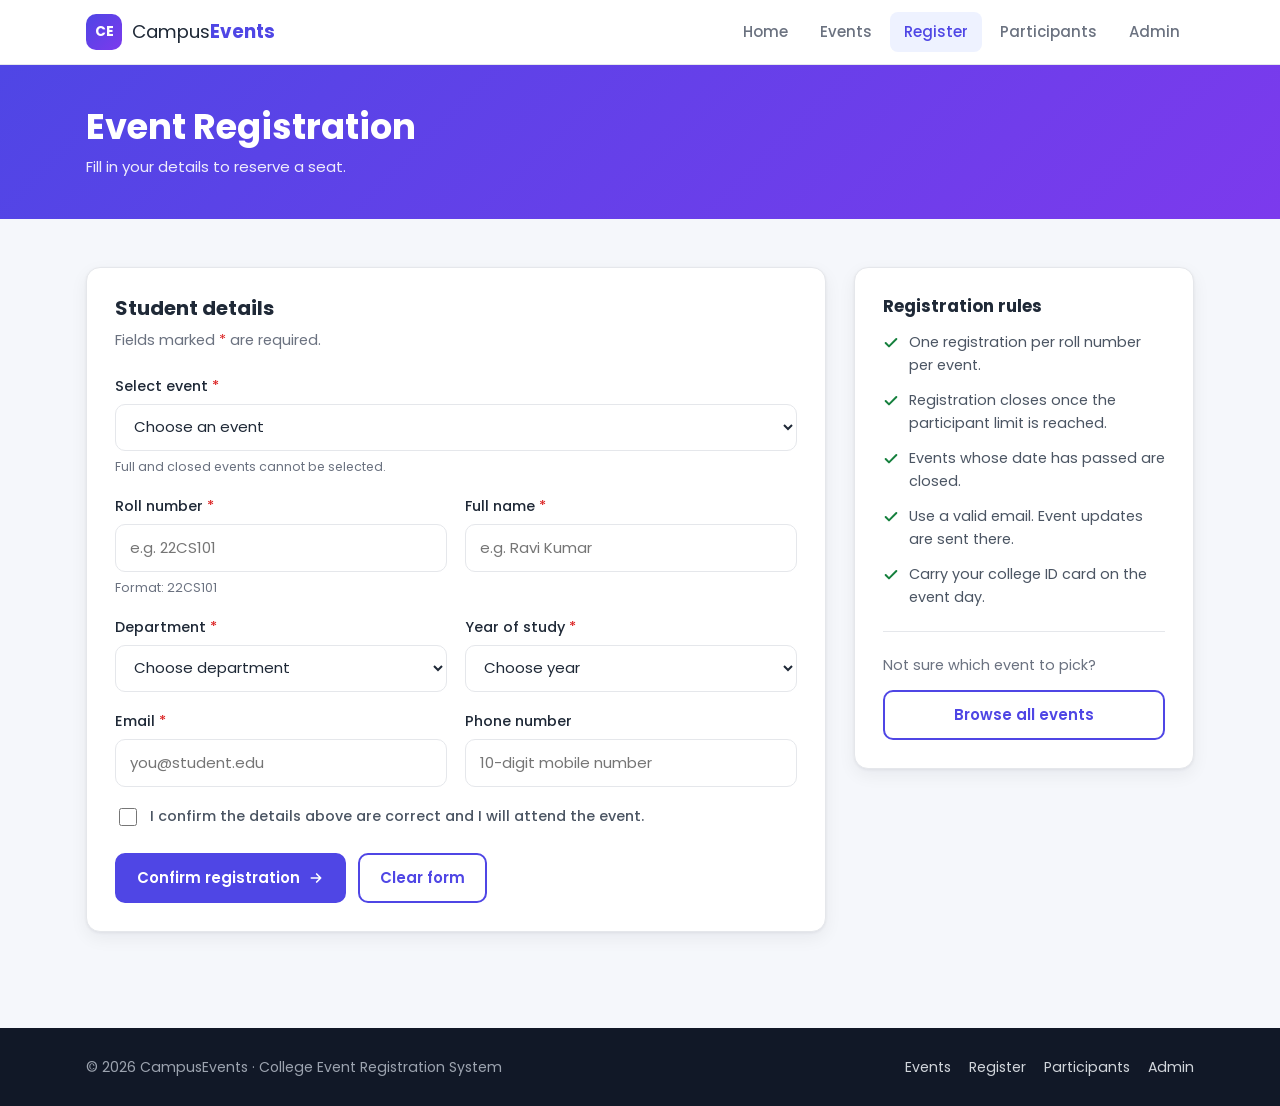
<file: frontend/register.html>
<!DOCTYPE html>
<html lang="en">
<head>
    <meta charset="UTF-8">
    <meta name="viewport" content="width=device-width, initial-scale=1.0">
    <title>Register | CampusEvents</title>
    <link rel="preconnect" href="https://fonts.googleapis.com">
    <link rel="preconnect" href="https://fonts.gstatic.com" crossorigin>
    <link href="https://fonts.googleapis.com/css2?family=Poppins:wght@400;500;600;700&display=swap" rel="stylesheet">
    <link rel="stylesheet" href="css/style.css">
</head>
<body>

    <!-- ===== Header ===== -->
    <header class="site-header">
        <div class="container nav">
            <a href="index.html" class="brand">
                <span class="brand-logo">CE</span>
                <span>Campus<strong>Events</strong></span>
            </a>
            <input type="checkbox" id="nav-toggle" class="nav-toggle">
            <label for="nav-toggle" class="nav-burger" aria-label="Toggle menu"><span></span></label>
            <nav class="nav-links">
                <a href="index.html">Home</a>
                <a href="events.html">Events</a>
                <a href="register.html" class="active">Register</a>
                <a href="participants.html">Participants</a>
                <a href="admin.html">Admin</a>
            </nav>
        </div>
    </header>

    <main>
        <section class="page-banner">
            <div class="container">
                <h1>Event Registration</h1>
                <p>Fill in your details to reserve a seat.</p>
            </div>
        </section>

        <section class="section">
            <div class="container form-layout">

                <!-- ===== Registration form ===== -->
                <form class="card" action="registered.html" method="get">
                    <h2>Student details</h2>
                    <p class="card-subtitle">Fields marked <span style="color: var(--red)">*</span> are required.</p>

                    <div class="form-grid">
                        <div class="field full">
                            <label for="event">Select event <span class="req">*</span></label>
                            <select id="event" name="event" required>
                                <option value="" selected disabled>Choose an event</option>
                                <option value="6">Startup Pitch Day (Seminar, 04 Nov), 37 seats left</option>
                                <option value="1">CodeSprint Hackathon (Technical, 06 Nov), 45 seats left</option>
                                <option value="4" disabled>Classical Dance Night (Cultural, 09 Nov), FULL</option>
                                <option value="2">Robotics Workshop (Technical, 13 Nov), 26 seats left</option>
                                <option value="5">Inter-College Cricket (Sports, 16 Nov), 18 seats left</option>
                                <option value="3">Annual Cultural Fest (Cultural, 21 Nov), 194 seats left</option>
                                <option value="7" disabled>Freshers Quiz (Technical, 22 Oct), CLOSED</option>
                            </select>
                            <span class="hint">Full and closed events cannot be selected.</span>
                        </div>

                        <div class="field">
                            <label for="roll">Roll number <span class="req">*</span></label>
                            <input type="text" id="roll" name="roll" placeholder="e.g. 22CS101"
                                   pattern="[0-9]{2}[A-Za-z]{2}[0-9]{3}" title="Format: 2 digits, 2 letters, 3 digits (e.g. 22CS101)" required>
                            <span class="hint">Format: 22CS101</span>
                        </div>

                        <div class="field">
                            <label for="name">Full name <span class="req">*</span></label>
                            <input type="text" id="name" name="name" placeholder="e.g. Ravi Kumar" minlength="3" required>
                        </div>

                        <div class="field">
                            <label for="dept">Department <span class="req">*</span></label>
                            <select id="dept" name="dept" required>
                                <option value="" selected disabled>Choose department</option>
                                <option>CSE</option>
                                <option>IT</option>
                                <option>AI&amp;DS</option>
                                <option>ECE</option>
                                <option>EEE</option>
                                <option>MECH</option>
                                <option>CIVIL</option>
                            </select>
                        </div>

                        <div class="field">
                            <label for="year">Year of study <span class="req">*</span></label>
                            <select id="year" name="year" required>
                                <option value="" selected disabled>Choose year</option>
                                <option>1st Year</option>
                                <option>2nd Year</option>
                                <option>3rd Year</option>
                                <option>4th Year</option>
                            </select>
                        </div>

                        <div class="field">
                            <label for="email">Email <span class="req">*</span></label>
                            <input type="email" id="email" name="email" placeholder="you@student.edu" required>
                        </div>

                        <div class="field">
                            <label for="phone">Phone number</label>
                            <input type="tel" id="phone" name="phone" placeholder="10-digit mobile number"
                                   pattern="[6-9][0-9]{9}" title="Enter a valid 10-digit mobile number">
                        </div>

                        <div class="field full">
                            <label class="checkbox">
                                <input type="checkbox" name="agree" required>
                                I confirm the details above are correct and I will attend the event.
                            </label>
                        </div>
                    </div>

                    <div class="form-actions">
                        <button type="submit" class="btn">Confirm registration <i class="icon icon-arrow"></i></button>
                        <button type="reset" class="btn btn-outline">Clear form</button>
                    </div>
                </form>

                <!-- ===== Rules side panel ===== -->
                <aside class="card info-card">
                    <h3>Registration rules</h3>
                    <ul class="rule-list">
                        <li><i class="icon icon-check"></i> One registration per roll number per event.</li>
                        <li><i class="icon icon-check"></i> Registration closes once the participant limit is reached.</li>
                        <li><i class="icon icon-check"></i> Events whose date has passed are closed.</li>
                        <li><i class="icon icon-check"></i> Use a valid email. Event updates are sent there.</li>
                        <li><i class="icon icon-check"></i> Carry your college ID card on the event day.</li>
                    </ul>
                    <hr style="border: none; border-top: 1px solid var(--border); margin: 22px 0;">
                    <p style="margin: 0 0 12px; color: var(--muted); font-size: 0.9rem;">Not sure which event to pick?</p>
                    <a href="events.html" class="btn btn-outline btn-block">Browse all events</a>
                </aside>

            </div>
        </section>
    </main>

    <!-- ===== Footer ===== -->
    <footer class="site-footer">
        <div class="container footer-inner">
            <span>&copy; 2026 CampusEvents &middot; College Event Registration System</span>
            <nav class="footer-links">
                <a href="events.html">Events</a>
                <a href="register.html">Register</a>
                <a href="participants.html">Participants</a>
                <a href="admin.html">Admin</a>
            </nav>
        </div>
    </footer>

</body>
</html>
</file>
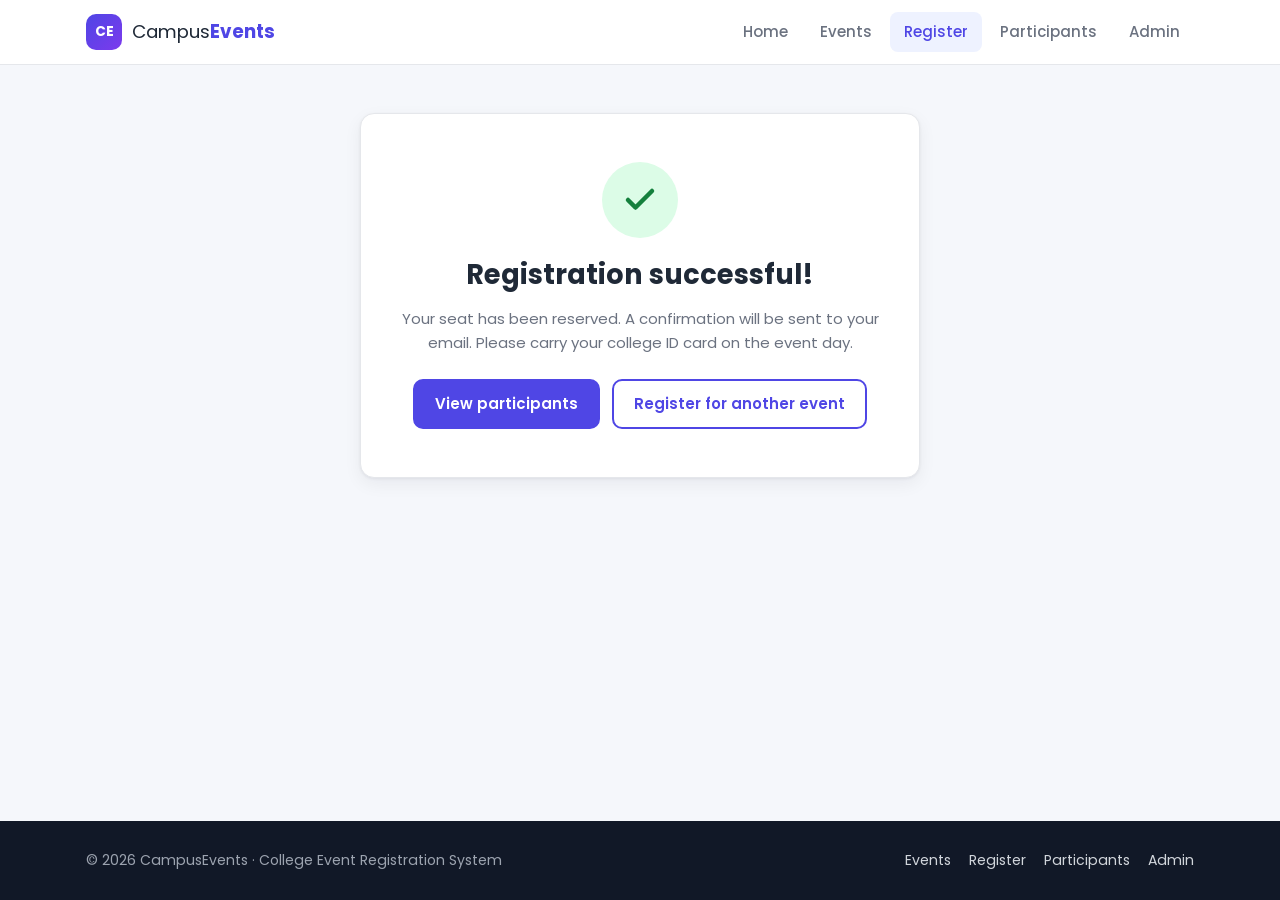
<file: frontend/registered.html>
<!DOCTYPE html>
<html lang="en">
<head>
    <meta charset="UTF-8">
    <meta name="viewport" content="width=device-width, initial-scale=1.0">
    <title>Registration Successful | CampusEvents</title>
    <link rel="preconnect" href="https://fonts.googleapis.com">
    <link rel="preconnect" href="https://fonts.gstatic.com" crossorigin>
    <link href="https://fonts.googleapis.com/css2?family=Poppins:wght@400;500;600;700&display=swap" rel="stylesheet">
    <link rel="stylesheet" href="css/style.css">
</head>
<body>

    <!-- ===== Header ===== -->
    <header class="site-header">
        <div class="container nav">
            <a href="index.html" class="brand">
                <span class="brand-logo">CE</span>
                <span>Campus<strong>Events</strong></span>
            </a>
            <input type="checkbox" id="nav-toggle" class="nav-toggle">
            <label for="nav-toggle" class="nav-burger" aria-label="Toggle menu"><span></span></label>
            <nav class="nav-links">
                <a href="index.html">Home</a>
                <a href="events.html">Events</a>
                <a href="register.html" class="active">Register</a>
                <a href="participants.html">Participants</a>
                <a href="admin.html">Admin</a>
            </nav>
        </div>
    </header>

    <main>
        <section class="section">
            <div class="container">
                <div class="card success-card">
                    <div class="success-icon"><i class="icon icon-check"></i></div>
                    <h1 style="font-size: 1.7rem;">Registration successful!</h1>
                    <p>Your seat has been reserved. A confirmation will be sent to your email. Please carry your college ID card on the event day.</p>
                    <div class="form-actions">
                        <a href="participants.html" class="btn">View participants</a>
                        <a href="events.html" class="btn btn-outline">Register for another event</a>
                    </div>
                </div>
            </div>
        </section>
    </main>

    <!-- ===== Footer ===== -->
    <footer class="site-footer">
        <div class="container footer-inner">
            <span>&copy; 2026 CampusEvents &middot; College Event Registration System</span>
            <nav class="footer-links">
                <a href="events.html">Events</a>
                <a href="register.html">Register</a>
                <a href="participants.html">Participants</a>
                <a href="admin.html">Admin</a>
            </nav>
        </div>
    </footer>

</body>
</html>
</file>
<file: frontend/css/style.css>
/* ==========================================================================
   College Event Registration System - Stylesheet
   Plain CSS, no frameworks.
   ========================================================================== */

/* ---------- 1. Design tokens ---------- */
:root {
    --primary: #4f46e5;
    --primary-dark: #4338ca;
    --primary-light: #eef2ff;

    --text: #1f2937;
    --muted: #6b7280;
    --bg: #f5f7fb;
    --card: #ffffff;
    --border: #e5e7eb;

    --green: #15803d;
    --green-bg: #dcfce7;
    --red: #dc2626;
    --red-bg: #fee2e2;
    --gray: #4b5563;
    --gray-bg: #f3f4f6;

    --technical: #2563eb;
    --cultural: #db2777;
    --sports: #ea580c;
    --seminar: #7c3aed;

    --radius: 14px;
    --shadow: 0 1px 3px rgba(16, 24, 40, 0.06), 0 6px 18px rgba(16, 24, 40, 0.06);
    --shadow-hover: 0 4px 10px rgba(16, 24, 40, 0.08), 0 14px 30px rgba(16, 24, 40, 0.10);
}

/* ---------- 2. Base ---------- */
*,
*::before,
*::after {
    box-sizing: border-box;
}

html {
    scroll-behavior: smooth;
}

body {
    margin: 0;
    font-family: "Poppins", system-ui, -apple-system, "Segoe UI", Roboto, sans-serif;
    font-size: 15px;
    line-height: 1.6;
    color: var(--text);
    background: var(--bg);
    display: flex;
    flex-direction: column;
    min-height: 100vh;
}

main {
    flex: 1;
}

h1, h2, h3 {
    line-height: 1.25;
    margin: 0 0 0.5rem;
}

a {
    color: var(--primary);
    text-decoration: none;
}

.container {
    width: 100%;
    max-width: 1140px;
    margin: 0 auto;
    padding: 0 16px;
}

.section {
    padding: 48px 0;
}

.section-head {
    display: flex;
    justify-content: space-between;
    align-items: flex-end;
    gap: 16px;
    flex-wrap: wrap;
    margin-bottom: 24px;
}

.section-head h2 {
    font-size: 1.6rem;
    margin: 0;
}

.section-head p {
    margin: 4px 0 0;
    color: var(--muted);
}

/* ---------- 3. Icons (CSS masks, colour follows text) ---------- */
.icon {
    display: inline-block;
    width: 16px;
    height: 16px;
    flex-shrink: 0;
    background-color: currentColor;
    -webkit-mask: var(--icon) center / contain no-repeat;
    mask: var(--icon) center / contain no-repeat;
}

.icon-calendar {
    --icon: url("data:image/svg+xml;utf8,<svg xmlns='http://www.w3.org/2000/svg' viewBox='0 0 24 24' fill='none' stroke='black' stroke-width='2' stroke-linecap='round' stroke-linejoin='round'><rect x='3' y='4' width='18' height='18' rx='2'/><path d='M16 2v4M8 2v4M3 10h18'/></svg>");
}

.icon-pin {
    --icon: url("data:image/svg+xml;utf8,<svg xmlns='http://www.w3.org/2000/svg' viewBox='0 0 24 24' fill='none' stroke='black' stroke-width='2' stroke-linecap='round' stroke-linejoin='round'><path d='M12 22s-7-7.5-7-12a7 7 0 0 1 14 0c0 4.5-7 12-7 12z'/><circle cx='12' cy='10' r='2.5'/></svg>");
}

.icon-users {
    --icon: url("data:image/svg+xml;utf8,<svg xmlns='http://www.w3.org/2000/svg' viewBox='0 0 24 24' fill='none' stroke='black' stroke-width='2' stroke-linecap='round' stroke-linejoin='round'><path d='M17 21v-2a4 4 0 0 0-4-4H5a4 4 0 0 0-4 4v2'/><circle cx='9' cy='7' r='4'/><path d='M23 21v-2a4 4 0 0 0-3-3.87M16 3.13a4 4 0 0 1 0 7.75'/></svg>");
}

.icon-check {
    --icon: url("data:image/svg+xml;utf8,<svg xmlns='http://www.w3.org/2000/svg' viewBox='0 0 24 24' fill='none' stroke='black' stroke-width='3' stroke-linecap='round' stroke-linejoin='round'><path d='M20 6 9 17l-5-5'/></svg>");
}

.icon-arrow {
    --icon: url("data:image/svg+xml;utf8,<svg xmlns='http://www.w3.org/2000/svg' viewBox='0 0 24 24' fill='none' stroke='black' stroke-width='2.5' stroke-linecap='round' stroke-linejoin='round'><path d='M5 12h14M13 6l6 6-6 6'/></svg>");
}

.icon-lock {
    --icon: url("data:image/svg+xml;utf8,<svg xmlns='http://www.w3.org/2000/svg' viewBox='0 0 24 24' fill='none' stroke='black' stroke-width='2' stroke-linecap='round' stroke-linejoin='round'><rect x='4' y='11' width='16' height='10' rx='2'/><path d='M8 11V7a4 4 0 0 1 8 0v4'/></svg>");
}

/* ---------- 4. Header / navigation ---------- */
.site-header {
    position: sticky;
    top: 0;
    z-index: 10;
    background: rgba(255, 255, 255, 0.92);
    backdrop-filter: blur(8px);
    border-bottom: 1px solid var(--border);
}

.nav {
    display: flex;
    align-items: center;
    justify-content: space-between;
    flex-wrap: wrap;
    min-height: 64px;
}

.brand {
    display: flex;
    align-items: center;
    gap: 10px;
    font-size: 1.15rem;
    color: var(--text);
}

.brand strong {
    color: var(--primary);
}

.brand-logo {
    display: grid;
    place-items: center;
    width: 36px;
    height: 36px;
    border-radius: 10px;
    background: linear-gradient(135deg, var(--primary), #7c3aed);
    color: #fff;
    font-weight: 700;
    font-size: 0.85rem;
}

.nav-links {
    display: flex;
    gap: 4px;
}

.nav-links a {
    padding: 8px 14px;
    border-radius: 8px;
    color: var(--muted);
    font-weight: 500;
    transition: background 0.2s, color 0.2s;
}

.nav-links a:hover {
    color: var(--primary);
    background: var(--primary-light);
}

.nav-links a.active {
    color: var(--primary);
    background: var(--primary-light);
}

/* Mobile menu: a hidden checkbox toggles the links (no JavaScript) */
.nav-toggle {
    display: none;
}

.nav-burger {
    display: none;
    width: 40px;
    height: 40px;
    border-radius: 8px;
    cursor: pointer;
    position: relative;
}

.nav-burger span,
.nav-burger span::before,
.nav-burger span::after {
    position: absolute;
    left: 10px;
    width: 20px;
    height: 2px;
    background: var(--text);
    border-radius: 2px;
    content: "";
}

.nav-burger span {
    top: 19px;
}

.nav-burger span::before {
    left: 0;
    top: -6px;
}

.nav-burger span::after {
    left: 0;
    top: 6px;
}

/* ---------- 5. Buttons ---------- */
.btn {
    display: inline-flex;
    align-items: center;
    justify-content: center;
    gap: 8px;
    padding: 11px 20px;
    border: 2px solid var(--primary);
    border-radius: 10px;
    background: var(--primary);
    color: #fff;
    font: inherit;
    font-weight: 600;
    cursor: pointer;
    transition: background 0.2s, transform 0.2s, box-shadow 0.2s;
}

.btn:hover {
    background: var(--primary-dark);
    border-color: var(--primary-dark);
    transform: translateY(-1px);
    box-shadow: 0 6px 16px rgba(79, 70, 229, 0.3);
}

.btn-outline {
    background: transparent;
    color: var(--primary);
}

.btn-outline:hover {
    background: var(--primary-light);
    box-shadow: none;
}

.btn-light {
    background: #fff;
    border-color: #fff;
    color: var(--primary);
}

.btn-light:hover {
    background: var(--primary-light);
    border-color: var(--primary-light);
}

.btn-ghost-light {
    background: transparent;
    border-color: rgba(255, 255, 255, 0.6);
    color: #fff;
}

.btn-ghost-light:hover {
    background: rgba(255, 255, 255, 0.12);
    border-color: #fff;
}

.btn-disabled,
.btn-disabled:hover {
    background: var(--gray-bg);
    border-color: var(--gray-bg);
    color: #9ca3af;
    cursor: not-allowed;
    transform: none;
    box-shadow: none;
}

.btn-block {
    width: 100%;
}

/* ---------- 6. Hero (home page) ---------- */
.hero {
    background: linear-gradient(135deg, #4f46e5 0%, #7c3aed 55%, #db2777 100%);
    color: #fff;
    padding: 72px 0 96px;
    position: relative;
    overflow: hidden;
}

.hero::after {
    content: "";
    position: absolute;
    right: -120px;
    top: -120px;
    width: 420px;
    height: 420px;
    border-radius: 50%;
    background: rgba(255, 255, 255, 0.08);
}

.hero .container {
    position: relative;
    z-index: 1;
}

.hero-eyebrow {
    display: inline-block;
    padding: 6px 14px;
    border-radius: 999px;
    background: rgba(255, 255, 255, 0.15);
    font-size: 0.85rem;
    font-weight: 500;
    margin-bottom: 18px;
}

.hero h1 {
    font-size: clamp(2rem, 5vw, 3.2rem);
    max-width: 680px;
    margin-bottom: 16px;
}

.hero p {
    max-width: 560px;
    font-size: 1.05rem;
    opacity: 0.9;
    margin: 0 0 28px;
}

.hero-actions {
    display: flex;
    gap: 12px;
    flex-wrap: wrap;
}

/* Stats strip overlapping the hero */
.stats {
    display: grid;
    grid-template-columns: repeat(4, 1fr);
    gap: 16px;
    margin-top: -48px;
    position: relative;
    z-index: 2;
}

.stat-card {
    background: var(--card);
    border-radius: var(--radius);
    box-shadow: var(--shadow);
    padding: 20px 22px;
}

.stat-card strong {
    display: block;
    font-size: 1.8rem;
    color: var(--primary);
    line-height: 1.2;
}

.stat-card span {
    color: var(--muted);
    font-size: 0.9rem;
}

/* ---------- 7. Page banner (inner pages) ---------- */
.page-banner {
    background: linear-gradient(135deg, #4f46e5, #7c3aed);
    color: #fff;
    padding: 40px 0;
}

.page-banner h1 {
    font-size: clamp(1.6rem, 4vw, 2.2rem);
    margin-bottom: 6px;
}

.page-banner p {
    margin: 0;
    opacity: 0.9;
}

/* ---------- 8. Tags and status badges ---------- */
.tag {
    display: inline-block;
    padding: 4px 10px;
    border-radius: 6px;
    font-size: 0.75rem;
    font-weight: 600;
    letter-spacing: 0.02em;
    text-transform: uppercase;
}

.tag-technical { color: var(--technical); background: #dbeafe; }
.tag-cultural  { color: var(--cultural);  background: #fce7f3; }
.tag-sports    { color: var(--sports);    background: #ffedd5; }
.tag-seminar   { color: var(--seminar);   background: #ede9fe; }

.badge {
    display: inline-flex;
    align-items: center;
    gap: 6px;
    padding: 4px 10px;
    border-radius: 999px;
    font-size: 0.75rem;
    font-weight: 600;
}

.badge::before {
    content: "";
    width: 7px;
    height: 7px;
    border-radius: 50%;
    background: currentColor;
}

.badge-open   { color: var(--green); background: var(--green-bg); }
.badge-full   { color: var(--red);   background: var(--red-bg); }
.badge-closed { color: var(--gray);  background: var(--gray-bg); }

/* ---------- 9. Event cards ---------- */
.event-grid {
    display: grid;
    grid-template-columns: repeat(auto-fill, minmax(min(300px, 100%), 1fr));
    gap: 22px;
}

.event-card {
    display: flex;
    flex-direction: column;
    background: var(--card);
    border: 1px solid var(--border);
    border-radius: var(--radius);
    box-shadow: var(--shadow);
    padding: 22px;
    border-top: 4px solid var(--primary);
    transition: transform 0.2s, box-shadow 0.2s;
}

.event-card:hover {
    transform: translateY(-4px);
    box-shadow: var(--shadow-hover);
}

.event-card.cat-technical { border-top-color: var(--technical); }
.event-card.cat-cultural  { border-top-color: var(--cultural); }
.event-card.cat-sports    { border-top-color: var(--sports); }
.event-card.cat-seminar   { border-top-color: var(--seminar); }

.event-card.is-closed {
    opacity: 0.75;
}

.event-card-top {
    display: flex;
    justify-content: space-between;
    align-items: center;
    margin-bottom: 14px;
}

.event-card h3 {
    font-size: 1.15rem;
}

.event-desc {
    color: var(--muted);
    font-size: 0.9rem;
    margin: 0 0 14px;
}

.meta {
    list-style: none;
    padding: 0;
    margin: 0 0 18px;
    display: grid;
    gap: 6px;
    font-size: 0.9rem;
    color: var(--gray);
}

.meta li {
    display: flex;
    align-items: center;
    gap: 8px;
}

.meta .icon {
    color: var(--primary);
}

.seats {
    margin-top: auto;
    margin-bottom: 18px;
}

.seats-label {
    display: flex;
    justify-content: space-between;
    font-size: 0.8rem;
    color: var(--muted);
    margin-bottom: 6px;
}

.seats-label strong {
    color: var(--text);
}

.progress {
    height: 8px;
    border-radius: 999px;
    background: var(--gray-bg);
    overflow: hidden;
}

.progress span {
    display: block;
    height: 100%;
    border-radius: inherit;
    background: linear-gradient(90deg, var(--primary), #7c3aed);
}

.progress span.full {
    background: var(--red);
}

.progress span.closed {
    background: #9ca3af;
}

/* ---------- 10. Category tiles (home page) ---------- */
.category-grid {
    display: grid;
    grid-template-columns: repeat(4, 1fr);
    gap: 18px;
}

.category-tile {
    display: block;
    padding: 24px;
    border-radius: var(--radius);
    background: var(--card);
    border: 1px solid var(--border);
    box-shadow: var(--shadow);
    color: var(--text);
    transition: transform 0.2s, box-shadow 0.2s;
}

.category-tile:hover {
    transform: translateY(-4px);
    box-shadow: var(--shadow-hover);
}

.category-tile .cat-icon {
    display: grid;
    place-items: center;
    width: 48px;
    height: 48px;
    border-radius: 12px;
    font-size: 1.4rem;
    margin-bottom: 14px;
}

.category-tile h3 {
    font-size: 1.05rem;
    margin-bottom: 2px;
}

.category-tile p {
    margin: 0;
    color: var(--muted);
    font-size: 0.88rem;
}

.category-tile.technical .cat-icon { background: #dbeafe; }
.category-tile.cultural  .cat-icon { background: #fce7f3; }
.category-tile.sports    .cat-icon { background: #ffedd5; }
.category-tile.seminar   .cat-icon { background: #ede9fe; }

/* ---------- 11. Category filter (pure CSS using :target) ---------- */
.filter-target {
    display: block;
    scroll-margin-top: 90px;
}

.filter-bar {
    display: flex;
    flex-wrap: wrap;
    gap: 10px;
    margin-bottom: 28px;
}

.filter-bar a {
    padding: 8px 18px;
    border-radius: 999px;
    border: 1px solid var(--border);
    background: var(--card);
    color: var(--gray);
    font-weight: 500;
    font-size: 0.9rem;
    transition: all 0.2s;
}

.filter-bar a:hover {
    border-color: var(--primary);
    color: var(--primary);
}

/* "All" is highlighted by default ... */
.filter-bar a.chip-all {
    background: var(--primary);
    border-color: var(--primary);
    color: #fff;
}

/* ... until a category is selected */
.filter-target:target ~ .filter-bar a.chip-all {
    background: var(--card);
    border-color: var(--border);
    color: var(--gray);
}

#technical:target ~ .filter-bar a[href="#technical"],
#cultural:target  ~ .filter-bar a[href="#cultural"],
#sports:target    ~ .filter-bar a[href="#sports"],
#seminar:target   ~ .filter-bar a[href="#seminar"] {
    background: var(--primary);
    border-color: var(--primary);
    color: #fff;
}

/* Hide cards that do not belong to the selected category */
#technical:target ~ .event-grid .event-card:not(.cat-technical),
#cultural:target  ~ .event-grid .event-card:not(.cat-cultural),
#sports:target    ~ .event-grid .event-card:not(.cat-sports),
#seminar:target   ~ .event-grid .event-card:not(.cat-seminar) {
    display: none;
}

/* ---------- 12. Forms ---------- */
.form-layout {
    display: grid;
    grid-template-columns: 1fr 340px;
    gap: 28px;
    align-items: start;
}

.card {
    background: var(--card);
    border: 1px solid var(--border);
    border-radius: var(--radius);
    box-shadow: var(--shadow);
    padding: 28px;
}

.card h2 {
    font-size: 1.25rem;
}

.card-subtitle {
    color: var(--muted);
    margin: 0 0 22px;
    font-size: 0.92rem;
}

.form-grid {
    display: grid;
    grid-template-columns: 1fr 1fr;
    gap: 18px;
}

.field {
    display: flex;
    flex-direction: column;
    gap: 6px;
}

.field.full {
    grid-column: 1 / -1;
}

.field label {
    font-weight: 500;
    font-size: 0.9rem;
}

.field label .req {
    color: var(--red);
}

.field input,
.field select,
.field textarea {
    width: 100%;
    padding: 11px 14px;
    border: 1.5px solid var(--border);
    border-radius: 10px;
    background: #fff;
    font: inherit;
    color: var(--text);
    transition: border-color 0.2s, box-shadow 0.2s;
}

.field input:focus,
.field select:focus,
.field textarea:focus {
    outline: none;
    border-color: var(--primary);
    box-shadow: 0 0 0 4px rgba(79, 70, 229, 0.15);
}

/* Red border only after the user has interacted with the field */
.field input:user-invalid,
.field select:user-invalid {
    border-color: var(--red);
    box-shadow: 0 0 0 4px rgba(220, 38, 38, 0.1);
}

.field .hint {
    font-size: 0.78rem;
    color: var(--muted);
}

.checkbox {
    display: flex;
    align-items: flex-start;
    gap: 10px;
    font-size: 0.9rem;
    color: var(--gray);
}

.checkbox input {
    width: 18px;
    height: 18px;
    margin-top: 3px;
    accent-color: var(--primary);
}

.form-actions {
    display: flex;
    gap: 12px;
    flex-wrap: wrap;
    margin-top: 24px;
}

/* Side panel with rules */
.info-card h3 {
    font-size: 1.05rem;
    margin-bottom: 14px;
}

.rule-list {
    list-style: none;
    padding: 0;
    margin: 0;
    display: grid;
    gap: 12px;
    font-size: 0.9rem;
    color: var(--gray);
}

.rule-list li {
    display: flex;
    gap: 10px;
}

.rule-list .icon {
    margin-top: 4px;
    color: var(--green);
}

/* ---------- 13. Tables ---------- */
.table-wrap {
    overflow-x: auto;
    background: var(--card);
    border: 1px solid var(--border);
    border-radius: var(--radius);
    box-shadow: var(--shadow);
}

table {
    width: 100%;
    border-collapse: collapse;
    font-size: 0.9rem;
    white-space: nowrap;
}

thead th {
    background: #f9fafb;
    text-align: left;
    font-size: 0.78rem;
    text-transform: uppercase;
    letter-spacing: 0.04em;
    color: var(--muted);
    padding: 12px 16px;
    border-bottom: 1px solid var(--border);
}

tbody td {
    padding: 13px 16px;
    border-bottom: 1px solid var(--border);
}

tbody tr:last-child td {
    border-bottom: none;
}

tbody tr:hover {
    background: #fafaff;
}

.num {
    color: var(--muted);
    width: 48px;
}

.roll {
    font-family: Consolas, "Courier New", monospace;
    font-weight: 600;
    color: var(--primary);
}

/* Participant list blocks */
.participant-block {
    margin-top: 36px;
    scroll-margin-top: 90px;
}

.participant-block:target .table-wrap {
    border-color: var(--primary);
    box-shadow: 0 0 0 4px rgba(79, 70, 229, 0.15);
}

.participant-head {
    display: flex;
    align-items: center;
    justify-content: space-between;
    gap: 12px;
    flex-wrap: wrap;
    margin-bottom: 12px;
}

.participant-head h3 {
    font-size: 1.15rem;
    margin: 0;
}

.participant-head .count {
    display: inline-flex;
    align-items: center;
    gap: 6px;
    color: var(--muted);
    font-size: 0.9rem;
}

.empty {
    padding: 24px;
    text-align: center;
    color: var(--muted);
}

/* ---------- 14. Alerts (shown with :target after a form submit) ---------- */
.alert {
    display: none;
    align-items: center;
    gap: 12px;
    padding: 14px 18px;
    border-radius: 10px;
    margin-bottom: 24px;
    font-weight: 500;
    scroll-margin-top: 90px;
}

.alert:target {
    display: flex;
}

.alert-success {
    background: var(--green-bg);
    color: var(--green);
    border: 1px solid #bbf7d0;
}

.notice {
    display: flex;
    gap: 10px;
    align-items: center;
    padding: 12px 16px;
    border-radius: 10px;
    background: var(--primary-light);
    color: var(--primary-dark);
    font-size: 0.9rem;
    margin-bottom: 28px;
}

.admin-grid {
    display: grid;
    grid-template-columns: 1fr 1fr;
    gap: 28px;
    align-items: start;
}

/* ---------- 15. Success page ---------- */
.success-card {
    max-width: 560px;
    margin: 0 auto;
    text-align: center;
    padding: 48px 32px;
}

.success-icon {
    display: grid;
    place-items: center;
    width: 76px;
    height: 76px;
    margin: 0 auto 20px;
    border-radius: 50%;
    background: var(--green-bg);
    color: var(--green);
}

.success-icon .icon {
    width: 36px;
    height: 36px;
}

.success-card p {
    color: var(--muted);
}

.success-card .form-actions {
    justify-content: center;
}

/* ---------- 16. Footer ---------- */
.site-footer {
    margin-top: 48px;
    background: #111827;
    color: #9ca3af;
    padding: 28px 0;
    font-size: 0.88rem;
}

.footer-inner {
    display: flex;
    justify-content: space-between;
    gap: 12px;
    flex-wrap: wrap;
}

.site-footer a {
    color: #d1d5db;
}

.site-footer a:hover {
    color: #fff;
}

.footer-links {
    display: flex;
    gap: 18px;
    flex-wrap: wrap;
}

/* ---------- 17. Responsive ---------- */
@media (max-width: 960px) {
    .category-grid,
    .stats {
        grid-template-columns: repeat(2, 1fr);
    }

    .form-layout,
    .admin-grid {
        grid-template-columns: 1fr;
    }
}

@media (max-width: 720px) {
    .nav-burger {
        display: block;
    }

    .nav-links {
        display: none;
        flex-direction: column;
        width: 100%;
        padding: 8px 0 14px;
    }

    .nav-toggle:checked ~ .nav-links {
        display: flex;
    }

    .hero {
        padding: 48px 0 84px;
    }

    .form-grid {
        grid-template-columns: 1fr;
    }

    .card {
        padding: 22px;
    }
}

@media (max-width: 480px) {
    .category-grid {
        grid-template-columns: 1fr;
    }

    .stat-card strong {
        font-size: 1.5rem;
    }
}
</file>
